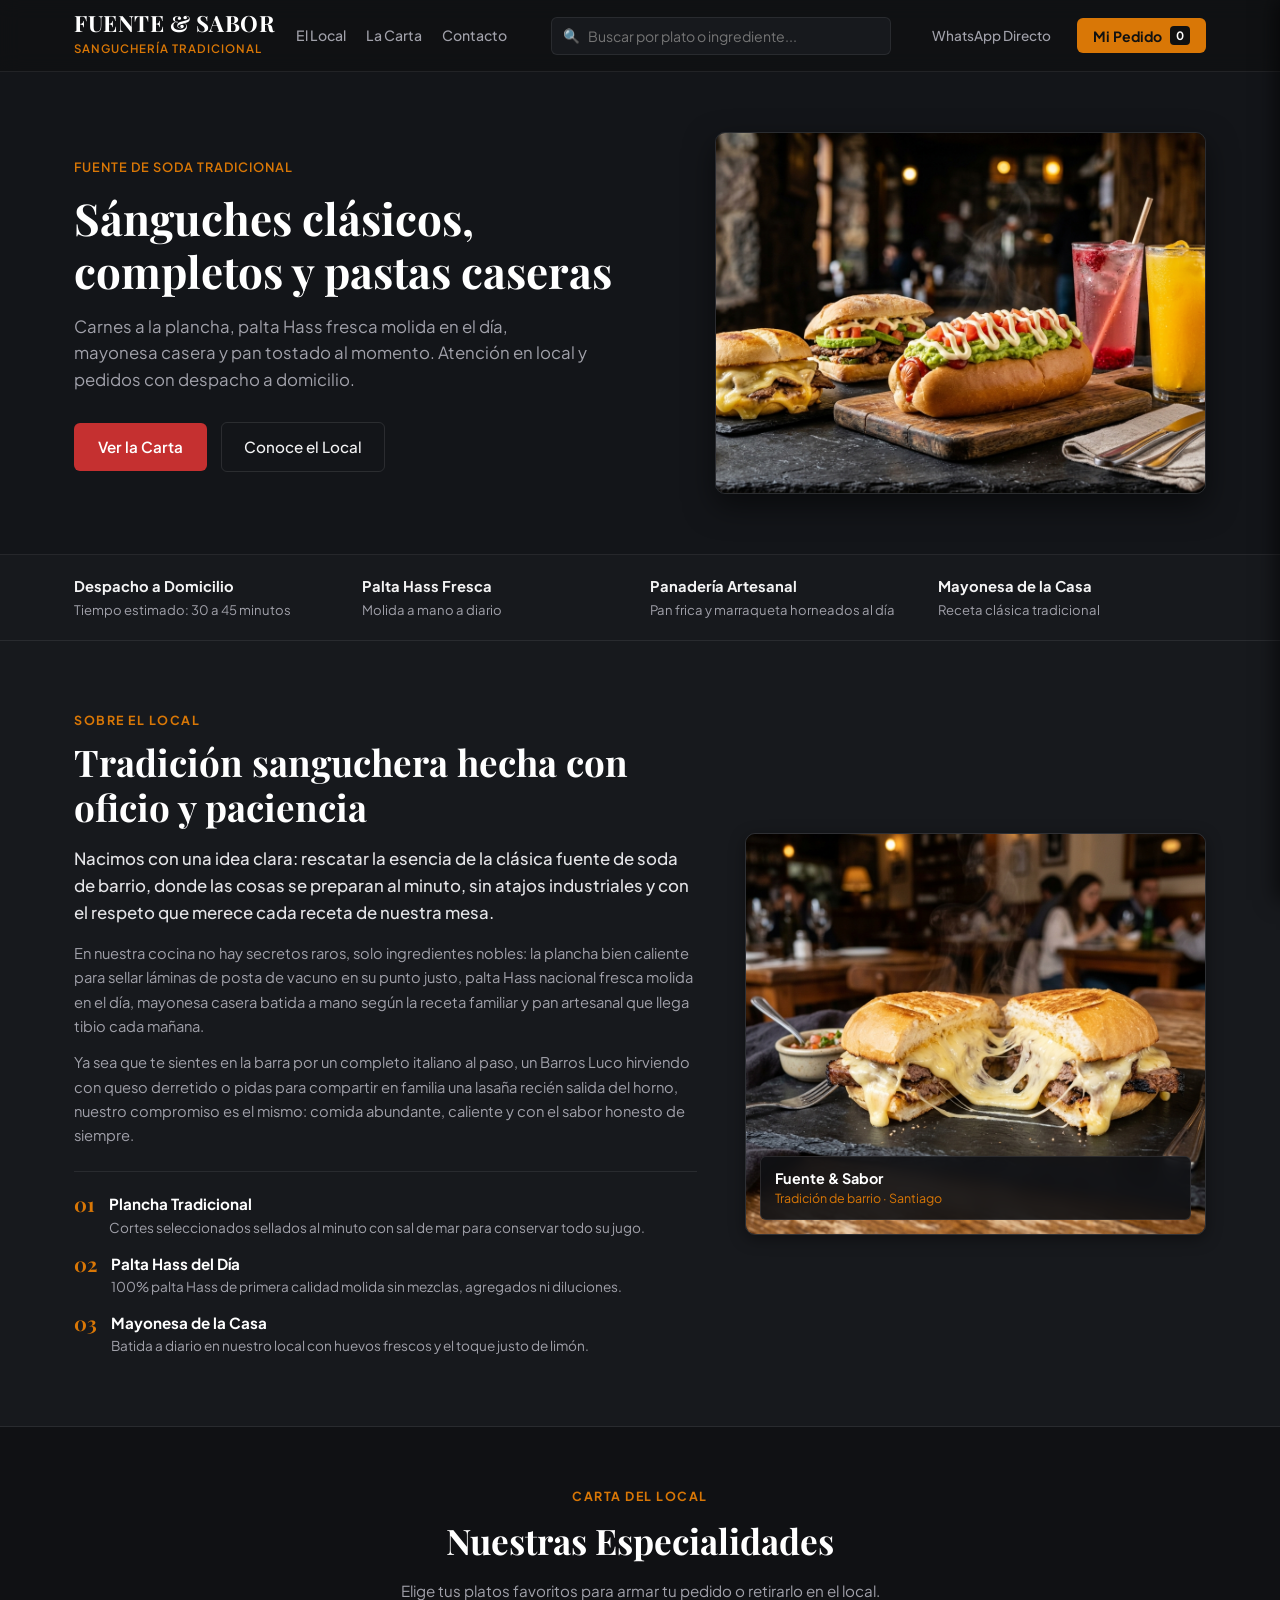
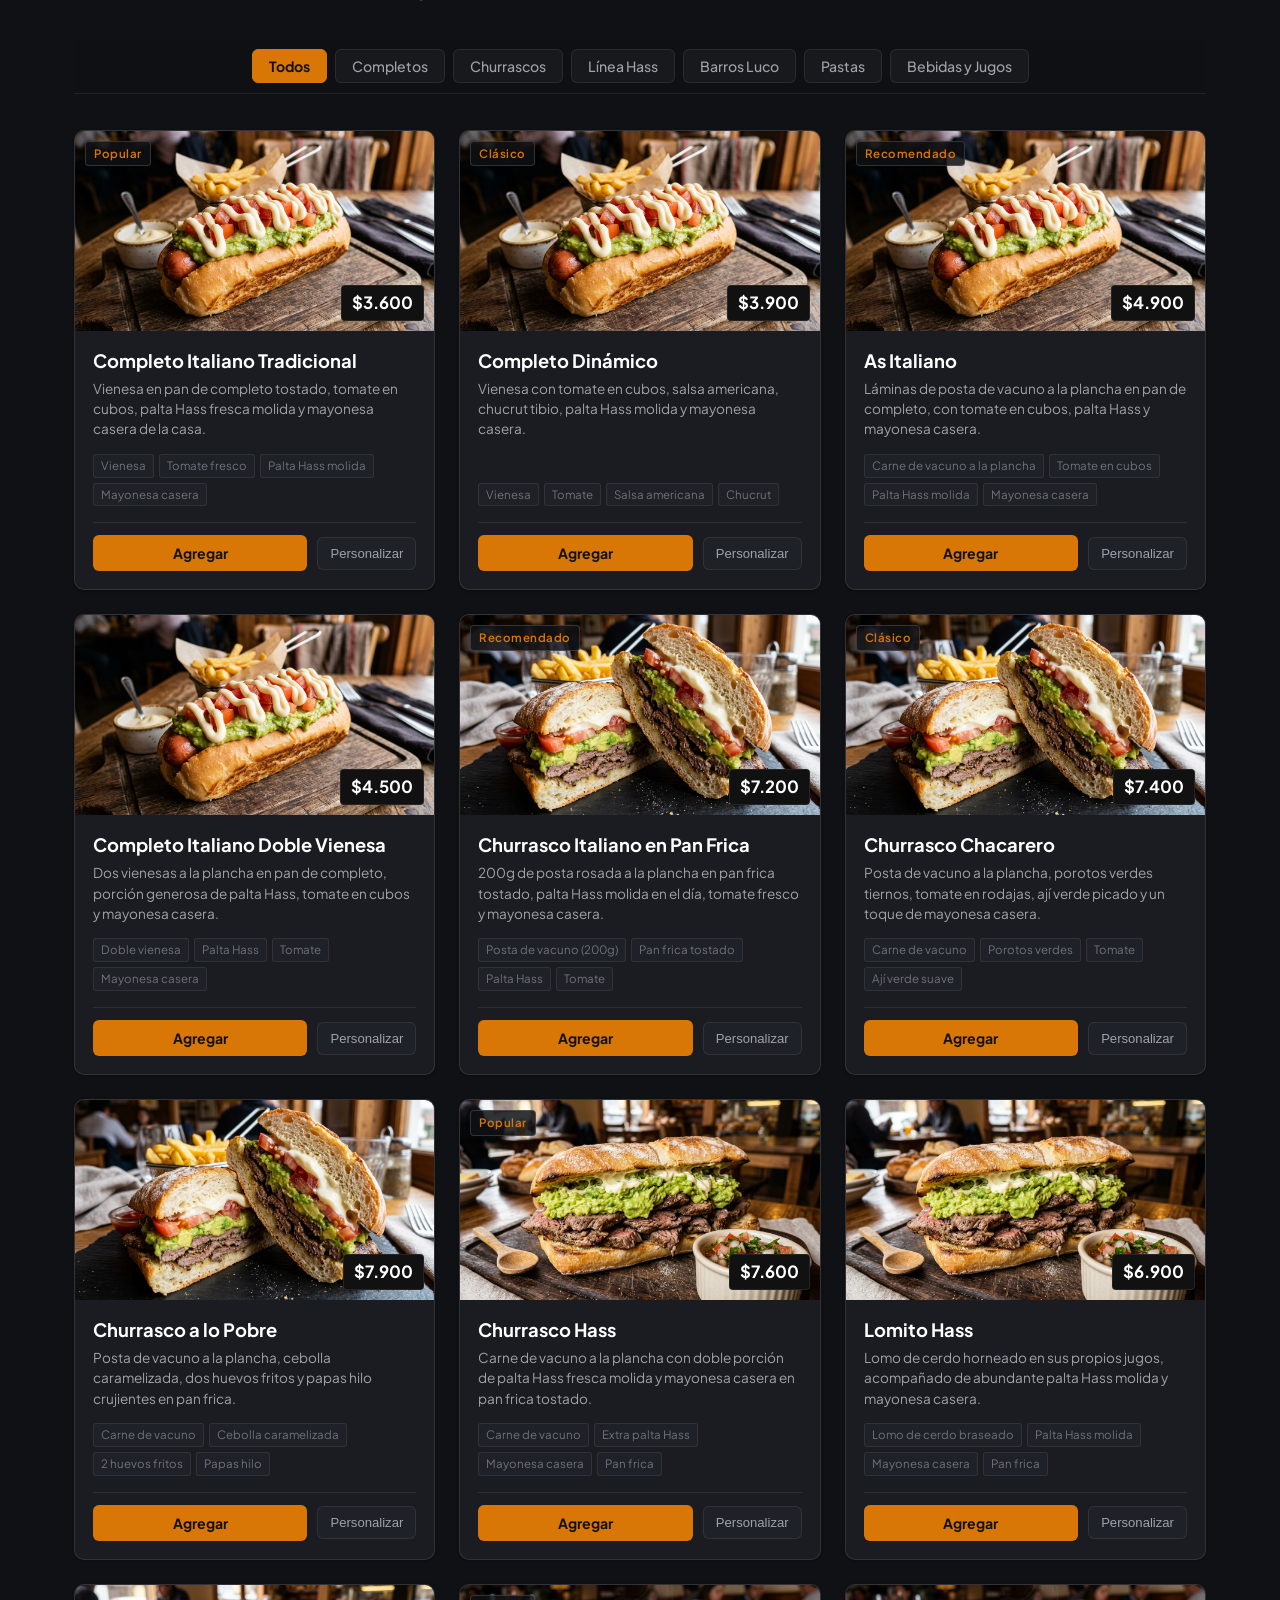
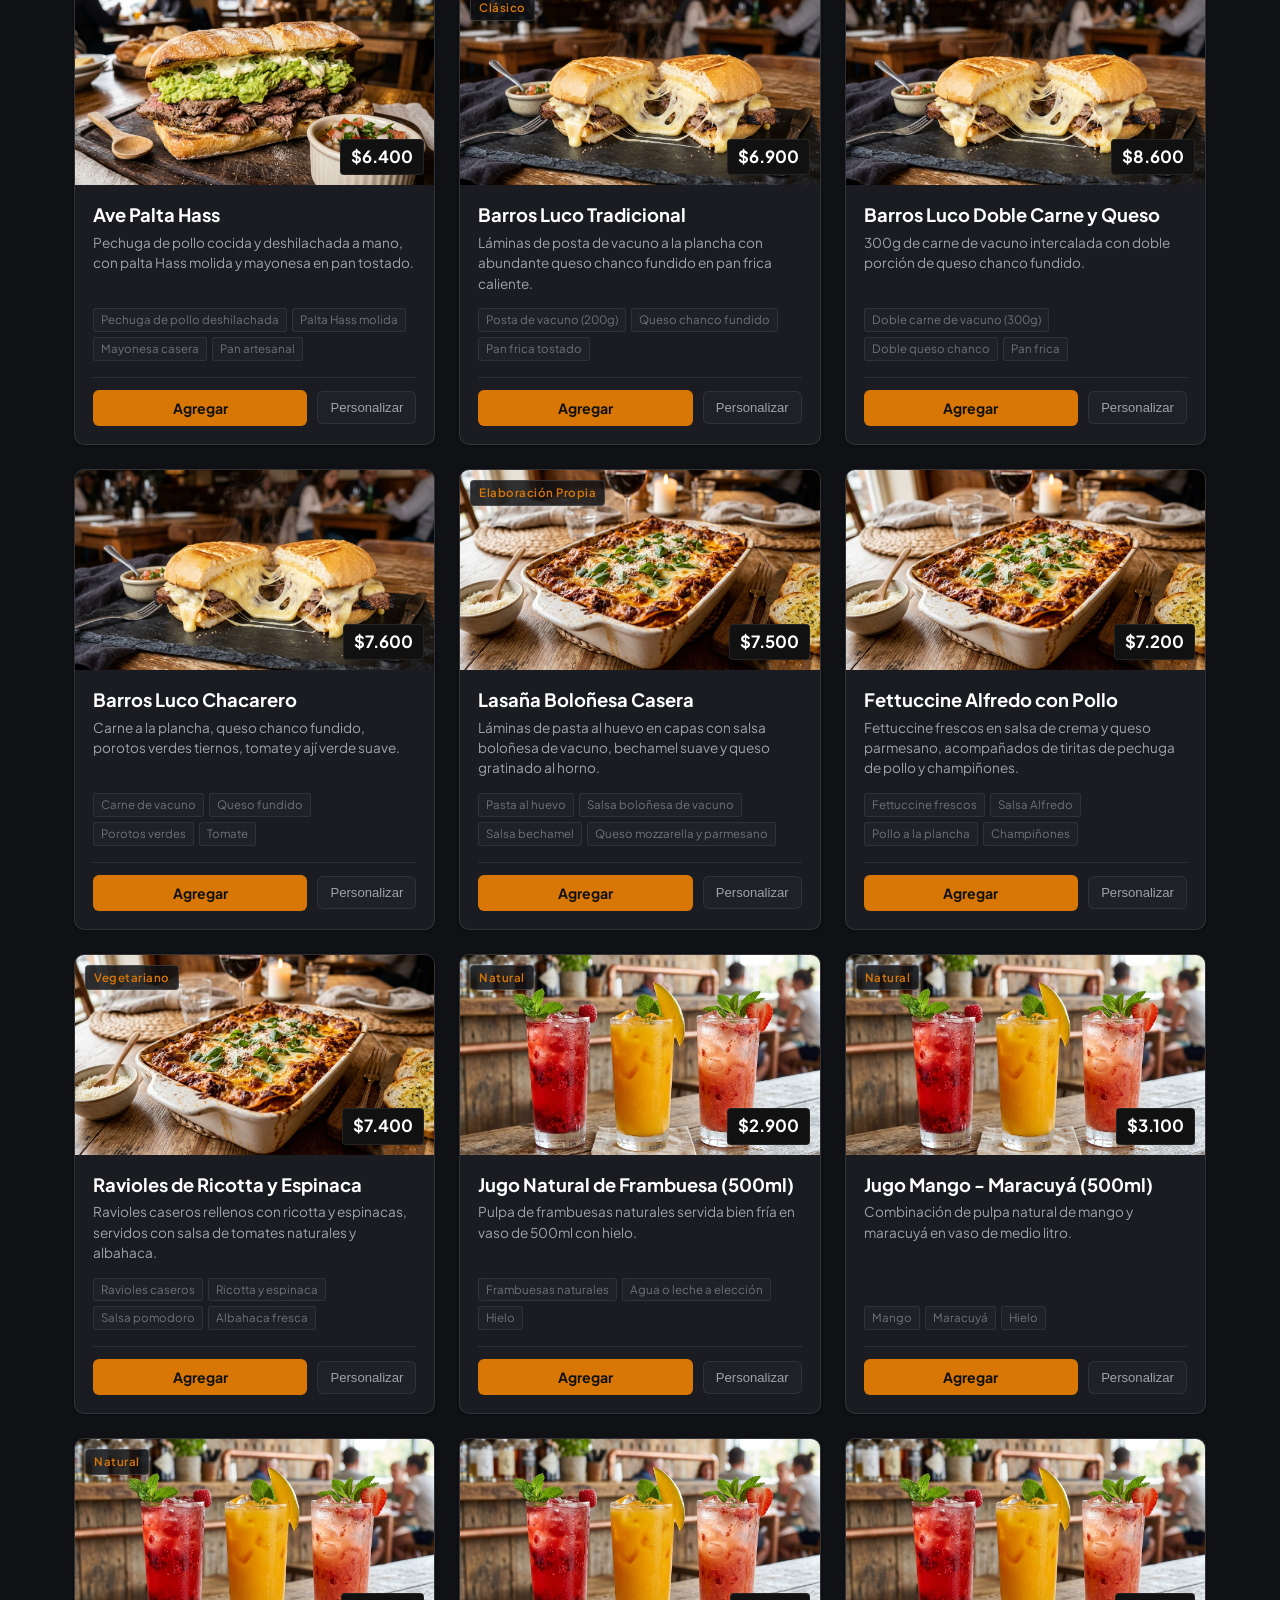
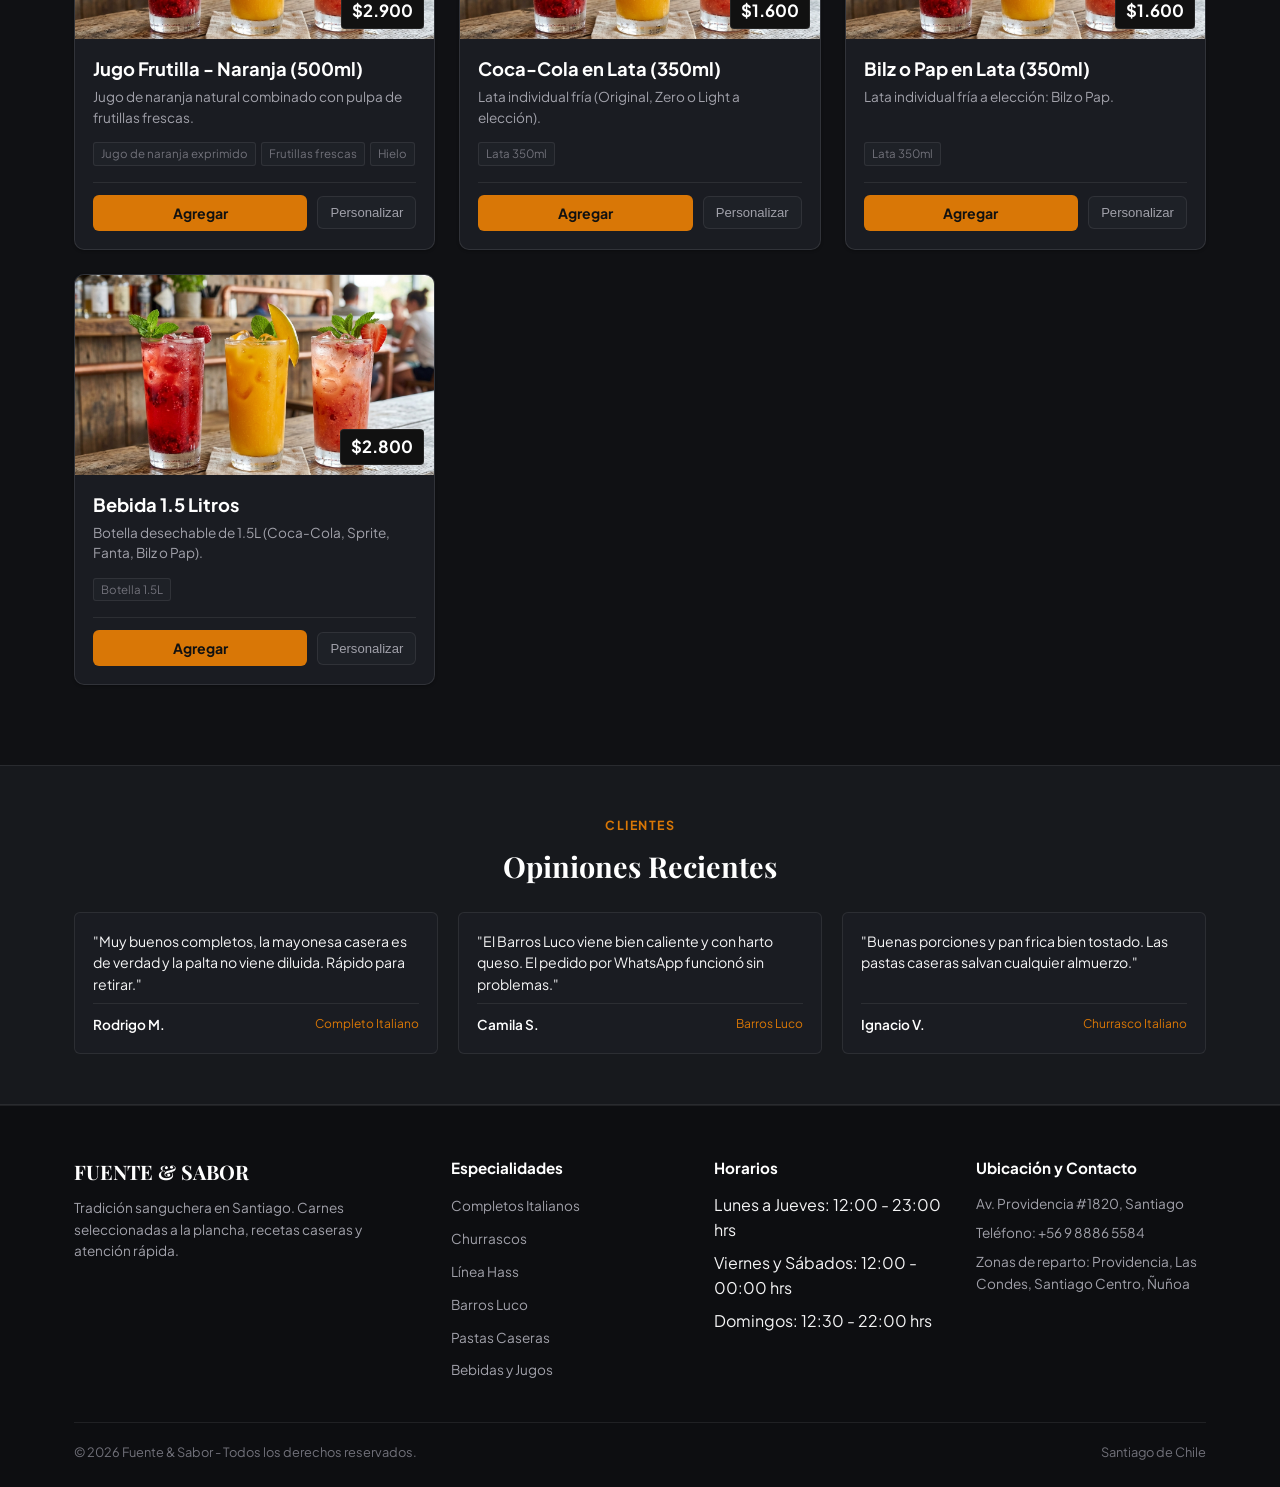
<file: index.html>
<!DOCTYPE html>
<html lang="es">
<head>
  <meta charset="UTF-8">
  <meta name="viewport" content="width=device-width, initial-scale=1.0">
  <title>Fuente & Sabor | Sanguchería Tradicional Chilena</title>
  
  <meta name="description" content="Sánguches tradicionales chilenos, completos italianos, churrascos, barros luco, pastas artesanales y jugos naturales. Pedidos para llevar y despacho a domicilio.">
  <meta name="author" content="Fuente & Sabor">

  <!-- Open Graph -->
  <meta property="og:title" content="Fuente & Sabor - Sanguchería Tradicional">
  <meta property="og:description" content="Completos, churrascos, barros luco, pastas caseras y jugos naturales.">
  <meta property="og:image" content="assets/images/hero_food_banner_1790093904159.jpg">
  <meta property="og:type" content="website">

  <!-- Favicon -->
  <link rel="icon" href="data:image/svg+xml,<svg xmlns='http://www.w3.org/2000/svg' viewBox='0 0 100 100'><text y='.9em' font-size='90'>🥪</text></svg>">

  <!-- Estilos -->
  <link rel="stylesheet" href="css/styles.css">
</head>
<body>

  <!-- ==========================================================================
       CABECERA
       ========================================================================== -->
  <header class="header" id="navbar">
    <div class="container nav-container">
      <a href="#inicio" class="brand-logo" id="brand-logo-link">
        <div class="brand-text">
          <h1>FUENTE & SABOR</h1>
          <span class="brand-tagline">Sanguchería Tradicional</span>
        </div>
      </a>

      <!-- Enlaces de navegación -->
      <nav class="nav-links">
        <a href="#el-local">El Local</a>
        <a href="#menu-principal">La Carta</a>
        <a href="#contacto">Contacto</a>
      </nav>

      <!-- Buscador -->
      <div class="nav-search">
        <span class="search-icon">🔍</span>
        <input type="text" id="search-input" class="search-input" placeholder="Buscar por plato o ingrediente..." autocomplete="off">
      </div>

      <!-- Acciones -->
      <div class="nav-actions">
        <a href="https://wa.me/56988865584" target="_blank" rel="noopener noreferrer" class="btn-contact" id="btn-nav-whatsapp">
          WhatsApp Directo
        </a>

        <button class="cart-button-header" id="btn-open-cart" aria-label="Abrir pedido">
          <span>Mi Pedido</span>
          <span class="cart-count-badge" id="cart-badge">0</span>
        </button>
      </div>
    </div>
  </header>

  <!-- ==========================================================================
       PRESENTACIÓN
       ========================================================================== -->
  <section class="hero" id="inicio">
    <div class="container hero-grid">
      <div class="hero-content">
        <span class="hero-pill">Fuente de Soda Tradicional</span>
        
        <h2 class="hero-title">
          Sánguches clásicos, completos y pastas caseras
        </h2>

        <p class="hero-subtitle">
          Carnes a la plancha, palta Hass fresca molida en el día, mayonesa casera y pan tostado al momento. Atención en local y pedidos con despacho a domicilio.
        </p>

        <div class="hero-actions">
          <a href="#menu-principal" class="btn-primary" id="cta-hero-menu">
            Ver la Carta
          </a>
          <a href="#el-local" class="btn-secondary" id="cta-hero-about">
            Conoce el Local
          </a>
        </div>
      </div>

      <div class="hero-image-wrapper">
        <div class="hero-img-card">
          <img src="assets/images/hero_food_banner_1790093904159.jpg" alt="Mesa servida con completos italianos, churrascos y jugos naturales" loading="eager">
        </div>
      </div>
    </div>
  </section>

  <!-- ==========================================================================
       INFORMACIÓN DE SERVICIO
       ========================================================================== -->
  <section class="benefits-section">
    <div class="container benefits-grid">
      <div class="benefit-item">
        <span class="benefit-title">Despacho a Domicilio</span>
        <span class="benefit-desc">Tiempo estimado: 30 a 45 minutos</span>
      </div>

      <div class="benefit-item">
        <span class="benefit-title">Palta Hass Fresca</span>
        <span class="benefit-desc">Molida a mano a diario</span>
      </div>

      <div class="benefit-item">
        <span class="benefit-title">Panadería Artesanal</span>
        <span class="benefit-desc">Pan frica y marraqueta horneados al día</span>
      </div>

      <div class="benefit-item">
        <span class="benefit-title">Mayonesa de la Casa</span>
        <span class="benefit-desc">Receta clásica tradicional</span>
      </div>
    </div>
  </section>

  <!-- ==========================================================================
       SECCIÓN CONTEXTUAL: SOBRE EL LOCAL
       ========================================================================== -->
  <section class="about-section" id="el-local">
    <div class="container about-grid">
      <div class="about-content">
        <span class="section-pill">Sobre el Local</span>
        <h2 class="about-title">Tradición sanguchera hecha con oficio y paciencia</h2>
        <p class="about-lead">
          Nacimos con una idea clara: rescatar la esencia de la clásica fuente de soda de barrio, donde las cosas se preparan al minuto, sin atajos industriales y con el respeto que merece cada receta de nuestra mesa.
        </p>
        <p class="about-text">
          En nuestra cocina no hay secretos raros, solo ingredientes nobles: la plancha bien caliente para sellar láminas de posta de vacuno en su punto justo, palta Hass nacional fresca molida en el día, mayonesa casera batida a mano según la receta familiar y pan artesanal que llega tibio cada mañana.
        </p>
        <p class="about-text">
          Ya sea que te sientes en la barra por un completo italiano al paso, un Barros Luco hirviendo con queso derretido o pidas para compartir en familia una lasaña recién salida del horno, nuestro compromiso es el mismo: comida abundante, caliente y con el sabor honesto de siempre.
        </p>

        <div class="about-pillars">
          <div class="pillar-item">
            <span class="pillar-num">01</span>
            <div>
              <h4 class="pillar-title">Plancha Tradicional</h4>
              <p class="pillar-desc">Cortes seleccionados sellados al minuto con sal de mar para conservar todo su jugo.</p>
            </div>
          </div>

          <div class="pillar-item">
            <span class="pillar-num">02</span>
            <div>
              <h4 class="pillar-title">Palta Hass del Día</h4>
              <p class="pillar-desc">100% palta Hass de primera calidad molida sin mezclas, agregados ni diluciones.</p>
            </div>
          </div>

          <div class="pillar-item">
            <span class="pillar-num">03</span>
            <div>
              <h4 class="pillar-title">Mayonesa de la Casa</h4>
              <p class="pillar-desc">Batida a diario en nuestro local con huevos frescos y el toque justo de limón.</p>
            </div>
          </div>
        </div>
      </div>

      <div class="about-image-wrapper">
        <div class="about-img-card">
          <img src="assets/images/barros_luco_1790094155524.jpg" alt="Preparación tradicional a la plancha" loading="lazy">
          <div class="about-badge">
            <strong>Fuente & Sabor</strong>
            <span>Tradición de barrio · Santiago</span>
          </div>
        </div>
      </div>
    </div>
  </section>

  <!-- ==========================================================================
       CARTA / MENÚ PRINCIPAL
       ========================================================================== -->
  <main class="menu-section" id="menu-principal">
    <div class="container">
      <div class="section-header">
        <span class="section-pill">Carta del Local</span>
        <h2 class="section-title">Nuestras Especialidades</h2>
        <p class="section-subtitle">
          Elige tus platos favoritos para armar tu pedido o retirarlo en el local.
        </p>
      </div>

      <!-- Filtros de Categorías -->
      <nav class="category-tabs-container" id="category-tabs" aria-label="Categorías de la Carta">
        <!-- Renderizado dinámico con JS -->
      </nav>

      <!-- Grilla de Platos -->
      <div class="menu-grid" id="menu-grid">
        <!-- Renderizado dinámico con JS -->
      </div>
    </div>
  </main>

  <!-- ==========================================================================
       OPINIONES DE CLIENTES
       ========================================================================== -->
  <section class="reviews-section">
    <div class="container">
      <div class="section-header" style="margin-bottom: 24px;">
        <span class="section-pill">Clientes</span>
        <h2 class="section-title" style="font-size: 1.8rem;">Opiniones Recientes</h2>
      </div>

      <div class="reviews-grid" id="reviews-grid">
        <!-- Renderizado dinámico con JS -->
      </div>
    </div>
  </section>

  <!-- ==========================================================================
       PIE DE PÁGINA
       ========================================================================== -->
  <footer class="footer" id="contacto">
    <div class="container">
      <div class="footer-grid">
        <div class="footer-brand">
          <h4>FUENTE & SABOR</h4>
          <p>
            Tradición sanguchera en Santiago. Carnes seleccionadas a la plancha, recetas caseras y atención rápida.
          </p>
        </div>

        <div class="footer-col">
          <h4>Especialidades</h4>
          <ul class="footer-links">
            <li><a href="#menu-principal" onclick="setCategory('completos')">Completos Italianos</a></li>
            <li><a href="#menu-principal" onclick="setCategory('churrascos')">Churrascos</a></li>
            <li><a href="#menu-principal" onclick="setCategory('hass')">Línea Hass</a></li>
            <li><a href="#menu-principal" onclick="setCategory('barros_luco')">Barros Luco</a></li>
            <li><a href="#menu-principal" onclick="setCategory('pastas')">Pastas Caseras</a></li>
            <li><a href="#menu-principal" onclick="setCategory('bebidas_jugos')">Bebidas y Jugos</a></li>
          </ul>
        </div>

        <div class="footer-col">
          <h4>Horarios</h4>
          <ul class="footer-links">
            <li>Lunes a Jueves: 12:00 - 23:00 hrs</li>
            <li>Viernes y Sábados: 12:00 - 00:00 hrs</li>
            <li>Domingos: 12:30 - 22:00 hrs</li>
          </ul>
        </div>

        <div class="footer-col">
          <h4>Ubicación y Contacto</h4>
          <div class="footer-contact-item">
            Av. Providencia #1820, Santiago
          </div>
          <div class="footer-contact-item">
            Teléfono: +56 9 8886 5584
          </div>
          <div class="footer-contact-item">
            Zonas de reparto: Providencia, Las Condes, Santiago Centro, Ñuñoa
          </div>
        </div>
      </div>

      <div class="footer-bottom">
        <div>&copy; 2026 Fuente & Sabor - Todos los derechos reservados.</div>
        <div>Santiago de Chile</div>
      </div>
    </div>
  </footer>

  <!-- ==========================================================================
       DRAWER DEL CARRITO
       ========================================================================== -->
  <div class="cart-backdrop" id="cart-backdrop"></div>
  <aside class="cart-drawer" id="cart-drawer" aria-label="Detalle del pedido">
    <div class="cart-header">
      <h3>Tu Pedido</h3>
      <button class="btn-close-drawer" id="btn-close-cart" aria-label="Cerrar pedido">✕</button>
    </div>

    <div class="cart-items-container" id="cart-items-list">
      <!-- Inyectado con JS -->
    </div>

    <div class="cart-footer">
      <div class="cart-summary-line">
        <span>Subtotal</span>
        <span id="cart-subtotal-val">$0</span>
      </div>
      <div class="cart-summary-line total">
        <span>Total Estimado</span>
        <span id="cart-total-val">$0</span>
      </div>
      <button class="btn-checkout-flow" id="btn-checkout-drawer">
        Continuar con el Pedido
      </button>
    </div>
  </aside>

  <!-- ==========================================================================
       MODAL DE PERSONALIZACIÓN
       ========================================================================== -->
  <div class="modal-backdrop" id="customize-modal" role="dialog" aria-modal="true" aria-labelledby="custom-modal-title">
    <div class="modal-content">
      <div class="modal-header">
        <h3 id="custom-modal-title">Personalizar Plato</h3>
        <button class="btn-close-drawer" onclick="closeModal('customize-modal')" aria-label="Cerrar">✕</button>
      </div>

      <div class="modal-body">
        <div class="modal-product-preview" id="modal-product-preview"></div>
        <div id="modal-bread-section"></div>

        <div>
          <h4 class="custom-section-title">Ingredientes Adicionales:</h4>
          <div class="options-group" id="modal-extras-list"></div>
        </div>

        <div class="form-group">
          <label for="custom-notes" class="form-label">Indicaciones especiales (opcional):</label>
          <textarea id="custom-notes" class="form-textarea" rows="2" placeholder="Ej: Sin sal, bien tostado, mayonesa aparte..."></textarea>
        </div>
      </div>

      <div class="modal-footer">
        <div class="qty-control">
          <button class="qty-btn" onclick="changeModalQty(-1)">-</button>
          <span class="qty-number" id="modal-qty">1</span>
          <button class="qty-btn" onclick="changeModalQty(1)">+</button>
        </div>

        <button class="btn-primary" onclick="confirmCustomAddToCart()">
          Agregar al Pedido
        </button>
      </div>
    </div>
  </div>

  <!-- ==========================================================================
       MODAL DE CHECKOUT
       ========================================================================== -->
  <div class="modal-backdrop" id="checkout-modal" role="dialog" aria-modal="true" aria-labelledby="checkout-modal-title">
    <div class="modal-content">
      <div class="modal-header">
        <h3 id="checkout-modal-title">Datos del Pedido</h3>
        <button class="btn-close-drawer" onclick="closeModal('checkout-modal')" aria-label="Cerrar">✕</button>
      </div>

      <form class="modal-body" onsubmit="submitOrderToWhatsApp(event)">
        <div class="form-group">
          <label class="form-label">Resumen de Productos:</label>
          <div id="checkout-order-summary" style="background: var(--bg-surface-elevated); padding: 10px; border-radius: var(--radius-sm); border: 1px solid var(--border-subtle); max-height: 120px; overflow-y: auto;"></div>
        </div>

        <div class="form-row">
          <div class="form-group">
            <label for="order-name" class="form-label">Nombre *</label>
            <input type="text" id="order-name" class="form-input" required placeholder="Tu nombre">
          </div>
          <div class="form-group">
            <label for="order-phone" class="form-label">Teléfono *</label>
            <input type="tel" id="order-phone" class="form-input" required placeholder="+56 9 ...">
          </div>
        </div>

        <div class="form-group">
          <label class="form-label">Forma de Entrega:</label>
          <div style="display: flex; gap: 12px; margin-top: 4px;">
            <label class="option-checkbox-label" style="flex: 1;">
              <span class="option-name">
                <input type="radio" name="delivery_type" value="delivery" checked onchange="handleDeliveryTypeChange()">
                Despacho a Domicilio
              </span>
            </label>
            <label class="option-checkbox-label" style="flex: 1;">
              <span class="option-name">
                <input type="radio" name="delivery_type" value="pickup" onchange="handleDeliveryTypeChange()">
                Retiro en Local
              </span>
            </label>
          </div>
        </div>

        <div class="form-group" id="checkout-address-group">
          <label for="order-address" class="form-label">Dirección y Comuna *</label>
          <input type="text" id="order-address" class="form-input" placeholder="Calle, número y depto">
        </div>

        <div class="form-group">
          <label for="order-payment" class="form-label">Forma de Pago:</label>
          <select id="order-payment" class="form-select">
            <option value="Transferencia Bancaria">Transferencia Bancaria</option>
            <option value="Tarjeta de Débito / Crédito al repartidor">Tarjeta de Débito / Crédito (POS)</option>
            <option value="Efectivo">Efectivo al recibir</option>
          </select>
        </div>

        <div class="form-group">
          <label for="order-comments" class="form-label">Comentarios o referencias:</label>
          <input type="text" id="order-comments" class="form-input" placeholder="Ej: Timbre 4B, llamar antes de llegar...">
        </div>

        <div style="background: var(--bg-surface-elevated); padding: 12px; border-radius: var(--radius-sm); border: 1px solid var(--border-subtle); display: flex; flex-direction: column; gap: 4px;">
          <div class="cart-summary-line">
            <span>Subtotal:</span>
            <span id="checkout-subtotal-val">$0</span>
          </div>
          <div class="cart-summary-line">
            <span>Envío:</span>
            <span id="checkout-fee-val">$2.000</span>
          </div>
          <div class="cart-summary-line total" style="margin-top: 4px;">
            <span>Total a Pagar:</span>
            <span id="checkout-total-val">$0</span>
          </div>
        </div>

        <button type="submit" class="btn-checkout-flow" style="margin-top: 6px; width: 100%;">
          Enviar Pedido por WhatsApp
        </button>
      </form>
    </div>
  </div>

  <!-- Botón Móvil -->
  <button class="floating-cart-btn" id="floating-cart-btn" aria-label="Ver pedido">
    <span>Ver Pedido</span>
    <span class="cart-count-badge" id="floating-cart-badge">0</span>
  </button>

  <!-- Scripts -->
  <script src="js/menuData.js?v=2"></script>
  <script src="js/app.js?v=2"></script>
</body>
</html>
</file>
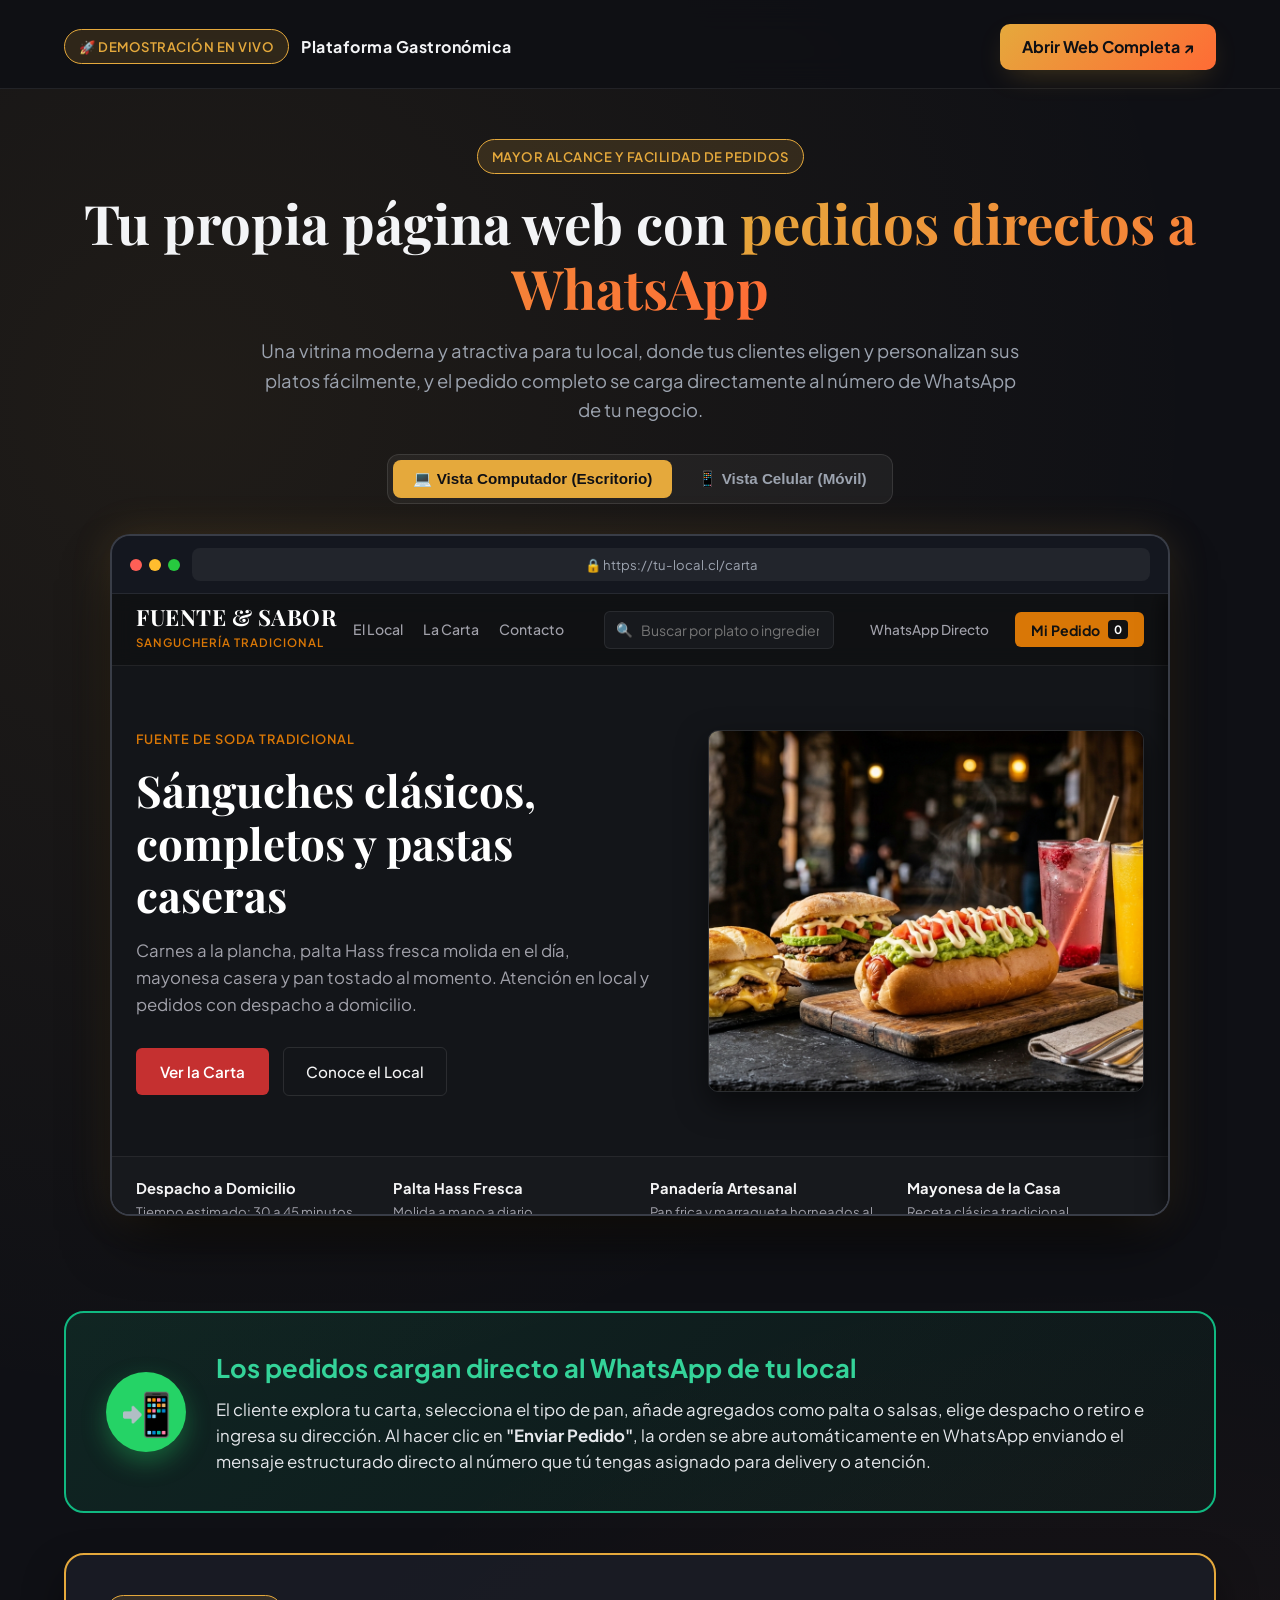
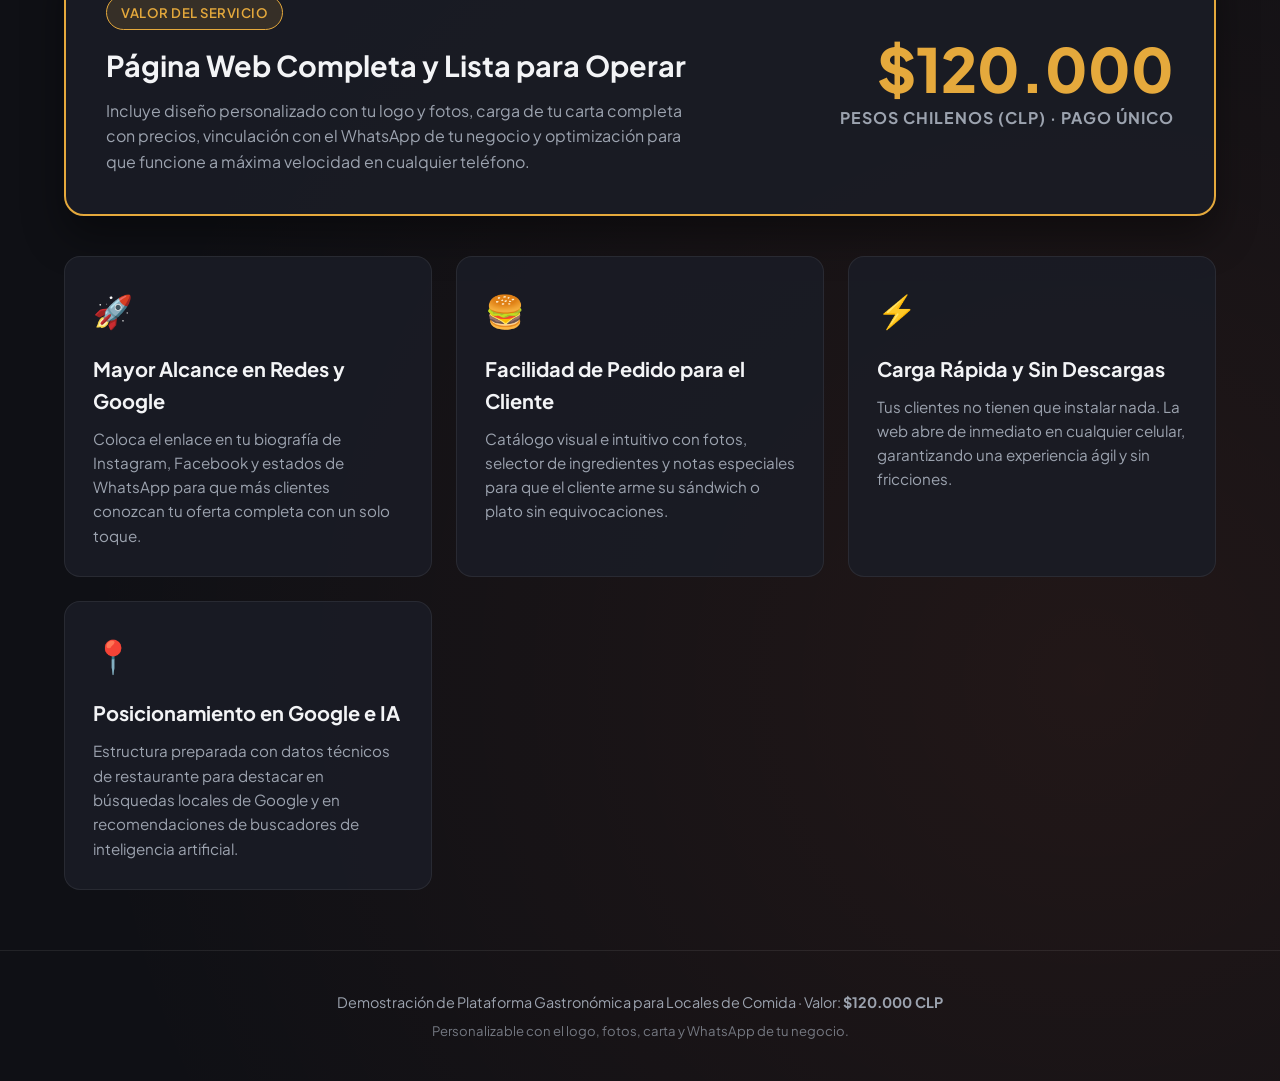
<file: mockup_presentacion.html>
<!DOCTYPE html>
<html lang="es">
<head>
  <meta charset="UTF-8">
  <meta name="viewport" content="width=device-width, initial-scale=1.0">
  <title>Mockup & Demostración | Plataforma Web para Pedidos</title>
  <link rel="preconnect" href="https://fonts.googleapis.com">
  <link rel="preconnect" href="https://fonts.gstatic.com" crossorigin>
  <link href="https://fonts.googleapis.com/css2?family=Plus+Jakarta+Sans:wght@400;500;600;700;800&family=Playfair+Display:ital,wght@0,600;0,700;1,600&display=swap" rel="stylesheet">
  
  <style>
    :root {
      --bg-dark: #0f1015;
      --bg-card: rgba(26, 29, 38, 0.85);
      --bg-card-hover: rgba(35, 40, 52, 0.95);
      --accent-gold: #e5a93c;
      --accent-gradient: linear-gradient(135deg, #e5a93c 0%, #ff6b35 100%);
      --accent-green: #10b981;
      --text-main: #f3f4f6;
      --text-muted: #9ca3af;
      --border-color: rgba(229, 169, 60, 0.2);
      --shadow-glow: 0 10px 30px -10px rgba(229, 169, 60, 0.3);
      --font-body: 'Plus Jakarta Sans', sans-serif;
      --font-serif: 'Playfair Display', serif;
    }

    * {
      box-sizing: border-box;
      margin: 0;
      padding: 0;
    }

    body {
      background-color: var(--bg-dark);
      color: var(--text-main);
      font-family: var(--font-body);
      line-height: 1.6;
      overflow-x: hidden;
      background-image: 
        radial-gradient(circle at 15% 15%, rgba(229, 169, 60, 0.08) 0%, transparent 40%),
        radial-gradient(circle at 85% 85%, rgba(255, 107, 53, 0.08) 0%, transparent 40%);
    }

    .container {
      max-width: 1200px;
      margin: 0 auto;
      padding: 0 24px;
    }

    /* HEADER */
    header {
      padding: 24px 0 18px;
      border-bottom: 1px solid rgba(255, 255, 255, 0.08);
      position: sticky;
      top: 0;
      background: rgba(15, 16, 21, 0.85);
      backdrop-filter: blur(16px);
      z-index: 100;
    }

    .nav-wrapper {
      display: flex;
      justify-content: space-between;
      align-items: center;
    }

    .badge-pill {
      display: inline-flex;
      align-items: center;
      gap: 8px;
      background: rgba(229, 169, 60, 0.15);
      border: 1px solid var(--accent-gold);
      color: var(--accent-gold);
      padding: 6px 14px;
      border-radius: 999px;
      font-size: 0.82rem;
      font-weight: 600;
      letter-spacing: 0.5px;
      text-transform: uppercase;
    }

    .btn-action {
      background: var(--accent-gradient);
      color: #0f1015;
      font-weight: 700;
      padding: 10px 22px;
      border-radius: 10px;
      text-decoration: none;
      box-shadow: var(--shadow-glow);
      transition: all 0.3s ease;
      display: inline-flex;
      align-items: center;
      gap: 8px;
      border: none;
      cursor: pointer;
    }

    .btn-action:hover {
      transform: translateY(-2px);
      box-shadow: 0 14px 34px -8px rgba(229, 169, 60, 0.5);
    }

    /* HERO MOCKUP HEADER */
    .hero-section {
      padding: 50px 0 35px;
      text-align: center;
    }

    .hero-title {
      font-family: var(--font-serif);
      font-size: clamp(2.2rem, 5vw, 3.4rem);
      font-weight: 700;
      line-height: 1.2;
      margin-top: 16px;
      margin-bottom: 16px;
    }

    .hero-title span {
      background: var(--accent-gradient);
      -webkit-background-clip: text;
      -webkit-text-fill-color: transparent;
    }

    .hero-subtitle {
      color: var(--text-muted);
      font-size: 1.15rem;
      max-width: 760px;
      margin: 0 auto 30px;
    }

    /* DEVICE SWITCHER CONTROLS */
    .device-switcher {
      display: inline-flex;
      background: rgba(255, 255, 255, 0.05);
      padding: 5px;
      border-radius: 12px;
      border: 1px solid rgba(255, 255, 255, 0.1);
      margin-bottom: 30px;
      gap: 6px;
    }

    .switch-btn {
      background: transparent;
      border: none;
      color: var(--text-muted);
      padding: 10px 20px;
      border-radius: 8px;
      font-size: 0.95rem;
      font-weight: 600;
      cursor: pointer;
      display: flex;
      align-items: center;
      gap: 8px;
      transition: all 0.25s ease;
    }

    .switch-btn.active {
      background: var(--accent-gold);
      color: #0f1015;
    }

    /* MOCKUP SHOWCASE FRAME */
    .mockup-container {
      position: relative;
      margin: 0 auto;
      transition: max-width 0.4s cubic-bezier(0.16, 1, 0.3, 1);
    }

    .mockup-container.desktop {
      max-width: 1060px;
    }

    .mockup-container.mobile {
      max-width: 410px;
    }

    .device-chrome {
      background: #1e222d;
      border-radius: 20px;
      border: 2px solid rgba(255, 255, 255, 0.12);
      box-shadow: 0 30px 60px -15px rgba(0, 0, 0, 0.8), 0 0 40px rgba(229, 169, 60, 0.15);
      overflow: hidden;
      display: flex;
      flex-direction: column;
    }

    .chrome-bar {
      background: #14171f;
      padding: 12px 18px;
      display: flex;
      align-items: center;
      gap: 12px;
      border-bottom: 1px solid rgba(255, 255, 255, 0.08);
    }

    .chrome-dots {
      display: flex;
      gap: 7px;
    }

    .chrome-dot {
      width: 12px;
      height: 12px;
      border-radius: 50%;
    }

    .dot-red { background: #ff5f56; }
    .dot-yellow { background: #ffbd2e; }
    .dot-green { background: #27c93f; }

    .chrome-url-bar {
      flex: 1;
      background: rgba(255, 255, 255, 0.06);
      border-radius: 8px;
      padding: 6px 14px;
      font-size: 0.82rem;
      color: var(--text-muted);
      text-align: center;
      overflow: hidden;
      white-space: nowrap;
      text-overflow: ellipsis;
    }

    .chrome-screen {
      height: 620px;
      width: 100%;
      background: #111;
      position: relative;
    }

    .chrome-screen iframe {
      width: 100%;
      height: 100%;
      border: none;
    }

    /* WHATSAPP FLOW SPOTLIGHT */
    .whatsapp-spotlight {
      background: linear-gradient(135deg, rgba(16, 185, 129, 0.12) 0%, rgba(5, 150, 105, 0.05) 100%);
      border: 2px solid var(--accent-green);
      border-radius: 20px;
      padding: 35px 40px;
      margin: 60px 0 40px;
      display: flex;
      align-items: center;
      gap: 30px;
    }

    @media (max-width: 820px) {
      .whatsapp-spotlight {
        flex-direction: column;
        text-align: center;
      }
    }

    .wa-icon-large {
      width: 80px;
      height: 80px;
      background: #25d366;
      border-radius: 50%;
      display: flex;
      align-items: center;
      justify-content: center;
      font-size: 42px;
      color: white;
      flex-shrink: 0;
      box-shadow: 0 10px 25px rgba(37, 211, 102, 0.35);
    }

    .wa-info h2 {
      font-size: 1.6rem;
      margin-bottom: 8px;
      color: #34d399;
    }

    .wa-info p {
      color: #e5e7eb;
      font-size: 1.05rem;
      line-height: 1.55;
    }

    /* PRICING CARD SECTION */
    .pricing-showcase {
      background: var(--bg-card);
      border: 2px solid var(--accent-gold);
      border-radius: 20px;
      padding: 40px;
      margin: 40px 0;
      box-shadow: 0 20px 40px rgba(0, 0, 0, 0.4);
      display: flex;
      justify-content: space-between;
      align-items: center;
      gap: 40px;
    }

    @media (max-width: 820px) {
      .pricing-showcase {
        flex-direction: column;
        text-align: center;
      }
    }

    .price-big {
      font-size: clamp(2.8rem, 5vw, 3.8rem);
      font-weight: 800;
      color: var(--accent-gold);
      line-height: 1;
    }

    .price-currency {
      font-size: 1rem;
      color: var(--text-muted);
      text-transform: uppercase;
      letter-spacing: 1px;
      font-weight: 700;
      margin-top: 6px;
    }

    /* VALUE PILLARS */
    .features-grid {
      display: grid;
      grid-template-columns: repeat(auto-fit, minmax(280px, 1fr));
      gap: 24px;
      margin-top: 40px;
    }

    .feature-card {
      background: var(--bg-card);
      border: 1px solid rgba(255, 255, 255, 0.07);
      padding: 28px;
      border-radius: 16px;
      transition: all 0.3s ease;
    }

    .feature-card:hover {
      background: var(--bg-card-hover);
      border-color: var(--accent-gold);
      transform: translateY(-4px);
    }

    .feature-icon {
      font-size: 2rem;
      margin-bottom: 16px;
      display: inline-block;
    }

    .feature-card h3 {
      font-size: 1.25rem;
      margin-bottom: 10px;
    }

    .feature-card p {
      color: var(--text-muted);
      font-size: 0.95rem;
    }

    /* FOOTER */
    footer {
      border-top: 1px solid rgba(255, 255, 255, 0.08);
      padding: 40px 0;
      text-align: center;
      color: var(--text-muted);
      font-size: 0.9rem;
      margin-top: 60px;
    }
  </style>
</head>
<body>

  <!-- HEADER -->
  <header>
    <div class="container nav-wrapper">
      <div style="display: flex; align-items: center; gap: 12px;">
        <span class="badge-pill">🚀 Demostración en Vivo</span>
        <span style="font-weight: 700; letter-spacing: 0.5px;">Plataforma Gastronómica</span>
      </div>
      <div>
        <a href="index.html" target="_blank" class="btn-action">
          Abrir Web Completa ↗
        </a>
      </div>
    </div>
  </header>

  <!-- HERO SECTION -->
  <section class="hero-section">
    <div class="container">
      <div class="badge-pill">Mayor Alcance y Facilidad de Pedidos</div>
      <h1 class="hero-title">
        Tu propia página web con <span>pedidos directos a WhatsApp</span>
      </h1>
      <p class="hero-subtitle">
        Una vitrina moderna y atractiva para tu local, donde tus clientes eligen y personalizan sus platos fácilmente, y el pedido completo se carga directamente al número de WhatsApp de tu negocio.
      </p>

      <!-- SWITCHER DE DISPOSITIVO -->
      <div class="device-switcher">
        <button class="switch-btn active" id="btn-desktop" onclick="switchDevice('desktop')">
          💻 Vista Computador (Escritorio)
        </button>
        <button class="switch-btn" id="btn-mobile" onclick="switchDevice('mobile')">
          📱 Vista Celular (Móvil)
        </button>
      </div>

      <!-- MOCKUP FRAME -->
      <div class="mockup-container desktop" id="mockup-frame">
        <div class="device-chrome">
          <div class="chrome-bar">
            <div class="chrome-dots">
              <div class="chrome-dot dot-red"></div>
              <div class="chrome-dot dot-yellow"></div>
              <div class="chrome-dot dot-green"></div>
            </div>
            <div class="chrome-url-bar">
              🔒 https://tu-local.cl/carta
            </div>
          </div>
          <div class="chrome-screen">
            <iframe src="index.html" title="Previsualización en vivo de la plataforma"></iframe>
          </div>
        </div>
      </div>
    </div>
  </section>

  <!-- WHATSAPP SPOTLIGHT -->
  <section class="container">
    <div class="whatsapp-spotlight">
      <div class="wa-icon-large">📲</div>
      <div class="wa-info">
        <h2>Los pedidos cargan directo al WhatsApp de tu local</h2>
        <p>
          El cliente explora tu carta, selecciona el tipo de pan, añade agregados como palta o salsas, elige despacho o retiro e ingresa su dirección. Al hacer clic en <strong>"Enviar Pedido"</strong>, la orden se abre automáticamente en WhatsApp enviando el mensaje estructurado directo al número que tú tengas asignado para delivery o atención.
        </p>
      </div>
    </div>

    <!-- PRECIO ÚNICO -->
    <div class="pricing-showcase">
      <div>
        <span class="badge-pill" style="margin-bottom: 12px;">Valor del Servicio</span>
        <h2 style="font-size: 1.8rem; margin-bottom: 10px;">Página Web Completa y Lista para Operar</h2>
        <p style="color: var(--text-muted); max-width: 600px;">
          Incluye diseño personalizado con tu logo y fotos, carga de tu carta completa con precios, vinculación con el WhatsApp de tu negocio y optimización para que funcione a máxima velocidad en cualquier teléfono.
        </p>
      </div>
      <div style="text-align: right;">
        <div class="price-big">$120.000</div>
        <div class="price-currency">Pesos Chilenos (CLP) · Pago Único</div>
      </div>
    </div>

    <!-- BENEFICIOS CLAVE -->
    <div class="features-grid">
      <div class="feature-card">
        <div class="feature-icon">🚀</div>
        <h3>Mayor Alcance en Redes y Google</h3>
        <p>Coloca el enlace en tu biografía de Instagram, Facebook y estados de WhatsApp para que más clientes conozcan tu oferta completa con un solo toque.</p>
      </div>

      <div class="feature-card">
        <div class="feature-icon">🍔</div>
        <h3>Facilidad de Pedido para el Cliente</h3>
        <p>Catálogo visual e intuitivo con fotos, selector de ingredientes y notas especiales para que el cliente arme su sándwich o plato sin equivocaciones.</p>
      </div>

      <div class="feature-card">
        <div class="feature-icon">⚡</div>
        <h3>Carga Rápida y Sin Descargas</h3>
        <p>Tus clientes no tienen que instalar nada. La web abre de inmediato en cualquier celular, garantizando una experiencia ágil y sin fricciones.</p>
      </div>

      <div class="feature-card">
        <div class="feature-icon">📍</div>
        <h3>Posicionamiento en Google e IA</h3>
        <p>Estructura preparada con datos técnicos de restaurante para destacar en búsquedas locales de Google y en recomendaciones de buscadores de inteligencia artificial.</p>
      </div>
    </div>
  </section>

  <!-- FOOTER -->
  <footer>
    <div class="container">
      <p>Demostración de Plataforma Gastronómica para Locales de Comida · Valor: <strong>$120.000 CLP</strong></p>
      <p style="margin-top: 6px; font-size: 0.82rem; opacity: 0.7;">Personalizable con el logo, fotos, carta y WhatsApp de tu negocio.</p>
    </div>
  </footer>

  <script>
    function switchDevice(type) {
      const frame = document.getElementById('mockup-frame');
      const btnDesktop = document.getElementById('btn-desktop');
      const btnMobile = document.getElementById('btn-mobile');

      if (type === 'mobile') {
        frame.classList.remove('desktop');
        frame.classList.add('mobile');
        btnMobile.classList.add('active');
        btnDesktop.classList.remove('active');
      } else {
        frame.classList.remove('mobile');
        frame.classList.add('desktop');
        btnDesktop.classList.add('active');
        btnMobile.classList.remove('active');
      }
    }
  </script>
</body>
</html>
</file>
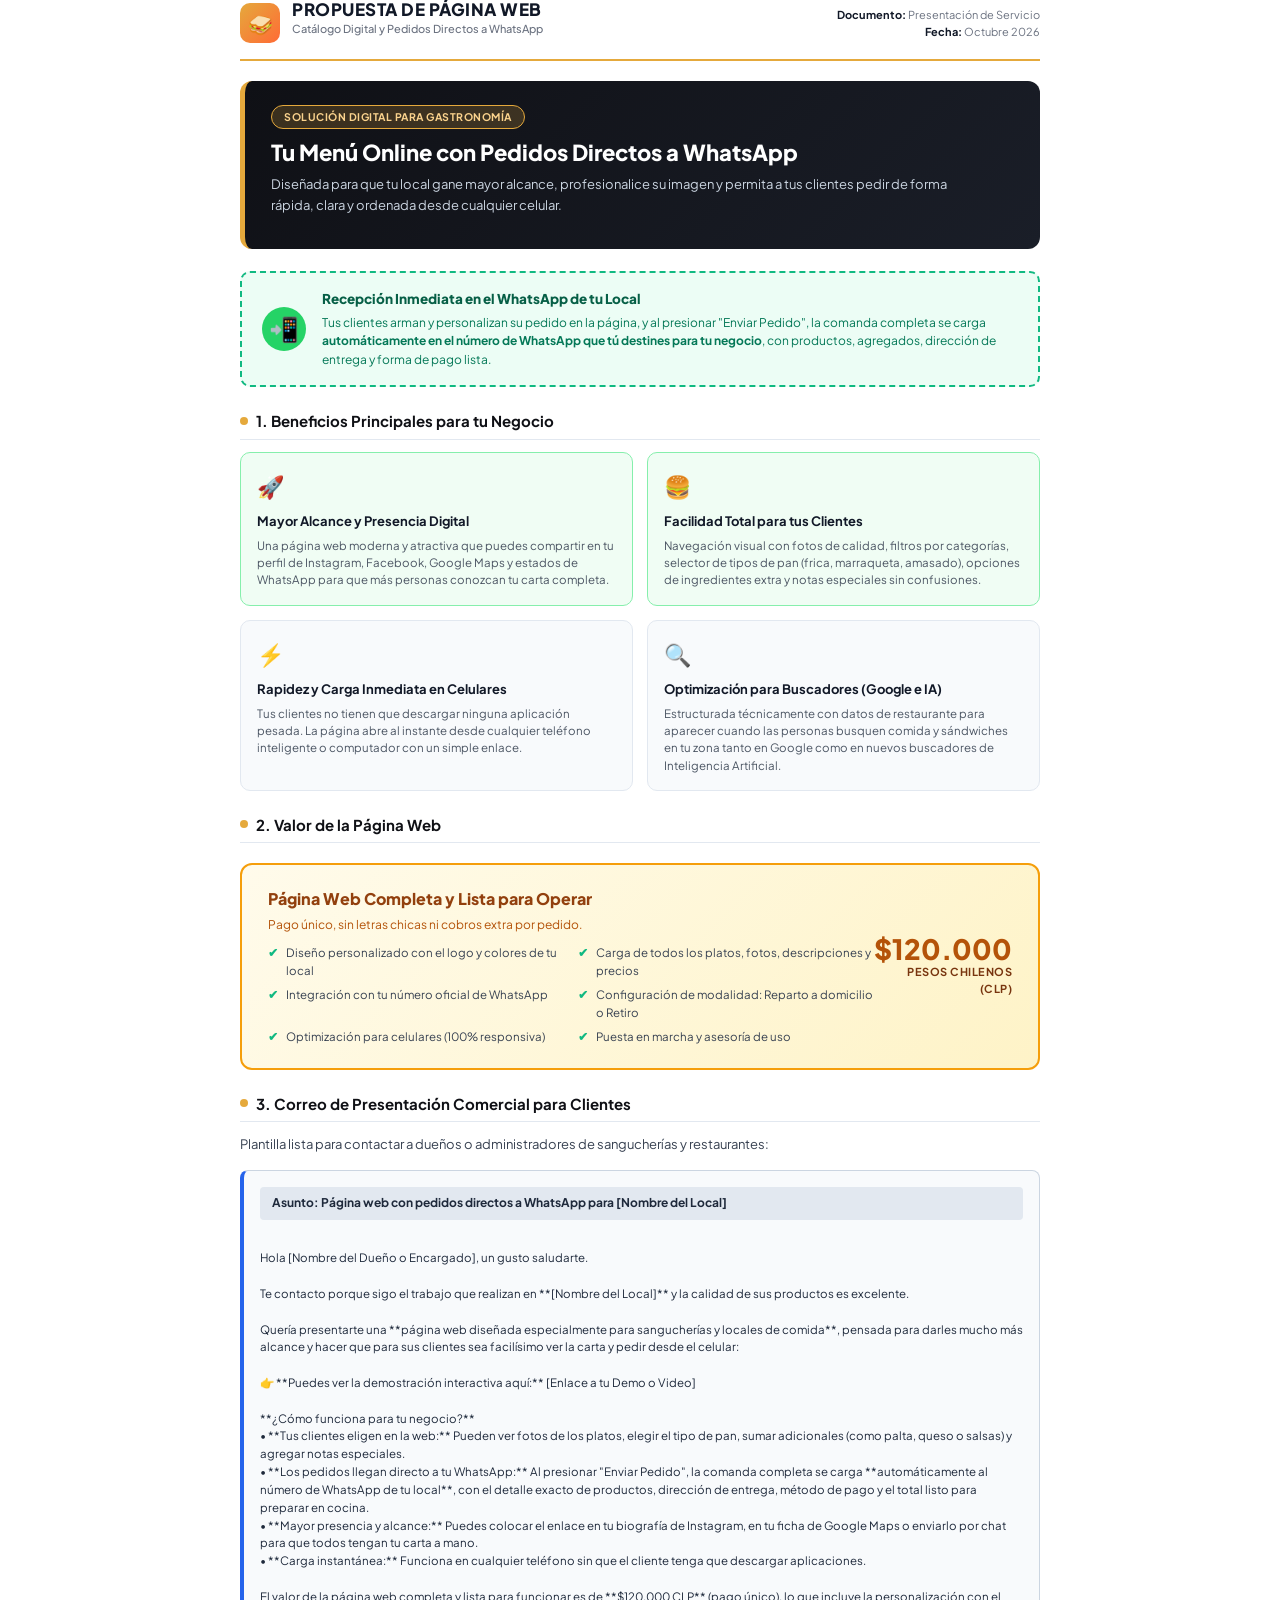
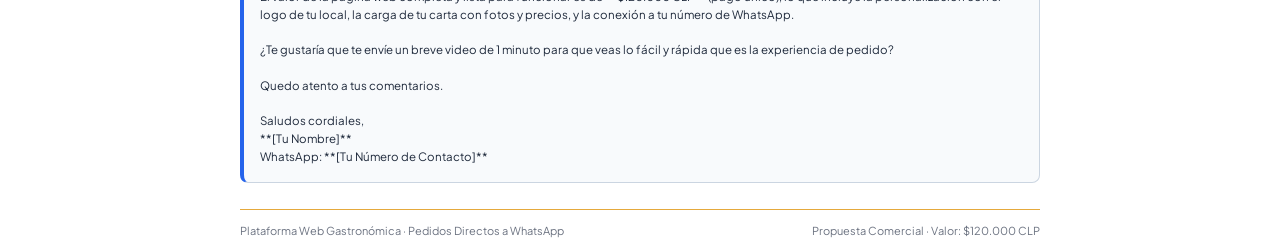
<file: propuesta_documento.html>
<!DOCTYPE html>
<html lang="es">
<head>
  <meta charset="UTF-8">
  <title>Propuesta Comercial - Plataforma Web para Pedidos</title>
  <style>
    @import url('https://fonts.googleapis.com/css2?family=Plus+Jakarta+Sans:wght@400;500;600;700;800&family=Playfair+Display:wght@700&display=swap');

    @page {
      size: A4;
      margin: 16mm 16mm 16mm 16mm;
    }

    * {
      box-sizing: border-box;
      margin: 0;
      padding: 0;
    }

    body {
      font-family: 'Plus Jakarta Sans', -apple-system, BlinkMacSystemFont, "Segoe UI", Roboto, sans-serif;
      color: #1f2937;
      background-color: #ffffff;
      line-height: 1.55;
      font-size: 13px;
      -webkit-print-color-adjust: exact;
      print-color-adjust: exact;
    }

    .page {
      max-width: 800px;
      margin: 0 auto;
    }

    /* HEADER */
    .doc-header {
      display: flex;
      justify-content: space-between;
      align-items: center;
      border-bottom: 2px solid #e5a93c;
      padding-bottom: 12px;
      margin-bottom: 20px;
    }

    .logo-badge {
      display: flex;
      align-items: center;
      gap: 12px;
    }

    .logo-icon {
      width: 40px;
      height: 40px;
      background: linear-gradient(135deg, #e5a93c, #ff6b35);
      border-radius: 10px;
      display: flex;
      align-items: center;
      justify-content: center;
      color: white;
      font-weight: 800;
      font-size: 20px;
    }

    .logo-text h2 {
      font-size: 17px;
      font-weight: 800;
      letter-spacing: 0.5px;
      color: #111827;
      line-height: 1.15;
    }

    .logo-text p {
      font-size: 11px;
      color: #6b7280;
      font-weight: 500;
    }

    .doc-meta {
      text-align: right;
      font-size: 11px;
      color: #6b7280;
    }

    .doc-meta strong {
      color: #111827;
    }

    /* TITLE BANNER */
    .title-banner {
      background: linear-gradient(135deg, #0f1015 0%, #1a1e28 100%);
      color: #ffffff;
      padding: 24px 26px;
      border-radius: 12px;
      margin-bottom: 22px;
      border-left: 5px solid #e5a93c;
    }

    .tag-pill {
      display: inline-block;
      background: rgba(229, 169, 60, 0.2);
      border: 1px solid #e5a93c;
      color: #fbd38d;
      font-size: 10.5px;
      font-weight: 700;
      text-transform: uppercase;
      letter-spacing: 0.5px;
      padding: 3px 12px;
      border-radius: 20px;
      margin-bottom: 10px;
    }

    .title-banner h1 {
      font-size: 22px;
      font-weight: 800;
      line-height: 1.25;
      margin-bottom: 8px;
      color: #ffffff;
    }

    .title-banner p {
      font-size: 13px;
      color: #cbd5e1;
      max-width: 680px;
    }

    /* SECTIONS */
    .section-title {
      font-size: 15px;
      font-weight: 700;
      color: #0f1015;
      margin-top: 22px;
      margin-bottom: 12px;
      display: flex;
      align-items: center;
      gap: 8px;
      border-bottom: 1px solid #e2e8f0;
      padding-bottom: 6px;
    }

    .section-title .bullet {
      width: 8px;
      height: 8px;
      background: #e5a93c;
      border-radius: 50%;
      display: inline-block;
    }

    p {
      margin-bottom: 10px;
      color: #374151;
    }

    /* BENEFIT CARDS */
    .grid-2 {
      display: grid;
      grid-template-columns: 1fr 1fr;
      gap: 14px;
      margin-bottom: 18px;
    }

    .card {
      background: #f8fafc;
      border: 1px solid #e2e8f0;
      border-radius: 10px;
      padding: 16px;
    }

    .card.featured {
      background: #f0fdf4;
      border: 1.5px solid #86efac;
    }

    .card-icon {
      font-size: 22px;
      margin-bottom: 8px;
      display: inline-block;
    }

    .card h4 {
      font-size: 13px;
      font-weight: 700;
      color: #111827;
      margin-bottom: 6px;
    }

    .card p {
      font-size: 11.5px;
      color: #4b5563;
      margin-bottom: 0;
      line-height: 1.5;
    }

    /* WHATSAPP CALLOUT BOX */
    .whatsapp-banner {
      background: #ecfdf5;
      border: 2px dashed #10b981;
      border-radius: 10px;
      padding: 16px 20px;
      margin: 18px 0;
      display: flex;
      align-items: center;
      gap: 16px;
    }

    .whatsapp-badge {
      width: 44px;
      height: 44px;
      background: #25d366;
      border-radius: 50%;
      display: flex;
      align-items: center;
      justify-content: center;
      color: white;
      font-size: 24px;
      flex-shrink: 0;
    }

    .whatsapp-banner h4 {
      font-size: 13.5px;
      font-weight: 800;
      color: #065f46;
      margin-bottom: 4px;
    }

    .whatsapp-banner p {
      font-size: 12px;
      color: #047857;
      margin-bottom: 0;
    }

    /* PRICE BOX */
    .price-box {
      background: linear-gradient(135deg, #fffbeb 0%, #fef3c7 100%);
      border: 2px solid #f59e0b;
      border-radius: 12px;
      padding: 22px 26px;
      margin: 20px 0;
      display: flex;
      justify-content: space-between;
      align-items: center;
    }

    .price-details h3 {
      font-size: 16px;
      font-weight: 800;
      color: #92400e;
      margin-bottom: 4px;
    }

    .price-details p {
      font-size: 12px;
      color: #b45309;
      margin-bottom: 0;
    }

    .price-tag {
      text-align: right;
    }

    .price-value {
      font-size: 28px;
      font-weight: 900;
      color: #b45309;
      line-height: 1;
    }

    .price-sub {
      font-size: 11px;
      font-weight: 700;
      color: #78350f;
      text-transform: uppercase;
      letter-spacing: 0.5px;
    }

    .includes-list {
      margin-top: 10px;
      list-style: none;
      padding: 0;
      display: grid;
      grid-template-columns: 1fr 1fr;
      gap: 6px 14px;
      font-size: 11.5px;
      color: #374151;
    }

    .includes-list li {
      padding-left: 18px;
      position: relative;
    }

    .includes-list li::before {
      content: "✔";
      position: absolute;
      left: 0;
      color: #10b981;
      font-weight: bold;
    }

    /* EMAIL BOX */
    .email-box {
      background: #f8fafc;
      border: 1px solid #cbd5e1;
      border-left: 4px solid #2563eb;
      border-radius: 8px;
      padding: 16px;
      margin: 16px 0;
      font-size: 11.5px;
      color: #1e293b;
    }

    .email-subject {
      background: #e2e8f0;
      padding: 7px 12px;
      border-radius: 4px;
      font-weight: 700;
      margin-bottom: 12px;
      font-size: 12px;
    }

    .email-body {
      white-space: pre-line;
      line-height: 1.55;
    }

    /* FOOTER */
    .doc-footer {
      border-top: 1px solid #e5a93c;
      padding-top: 12px;
      margin-top: 26px;
      display: flex;
      justify-content: space-between;
      align-items: center;
      font-size: 11px;
      color: #6b7280;
    }

    .page-break {
      page-break-before: always;
    }
  </style>
</head>
<body>

  <div class="page">
    <!-- HEADER -->
    <div class="doc-header">
      <div class="logo-badge">
        <div class="logo-icon">🥪</div>
        <div class="logo-text">
          <h2>PROPUESTA DE PÁGINA WEB</h2>
          <p>Catálogo Digital y Pedidos Directos a WhatsApp</p>
        </div>
      </div>
      <div class="doc-meta">
        <div><strong>Documento:</strong> Presentación de Servicio</div>
        <div><strong>Fecha:</strong> Octubre 2026</div>
      </div>
    </div>

    <!-- BANNER -->
    <div class="title-banner">
      <span class="tag-pill">Solución Digital para Gastronomía</span>
      <h1>Tu Menú Online con Pedidos Directos a WhatsApp</h1>
      <p>Diseñada para que tu local gane mayor alcance, profesionalice su imagen y permita a tus clientes pedir de forma rápida, clara y ordenada desde cualquier celular.</p>
    </div>

    <!-- ENFASIS WHATSAPP -->
    <div class="whatsapp-banner">
      <div class="whatsapp-badge">📲</div>
      <div>
        <h4>Recepción Inmediata en el WhatsApp de tu Local</h4>
        <p>Tus clientes arman y personalizan su pedido en la página, y al presionar "Enviar Pedido", la comanda completa se carga <strong>automáticamente en el número de WhatsApp que tú destines para tu negocio</strong>, con productos, agregados, dirección de entrega y forma de pago lista.</p>
      </div>
    </div>

    <!-- BENEFICIOS -->
    <h3 class="section-title"><span class="bullet"></span> 1. Beneficios Principales para tu Negocio</h3>

    <div class="grid-2">
      <div class="card featured">
        <div class="card-icon">🚀</div>
        <h4>Mayor Alcance y Presencia Digital</h4>
        <p>Una página web moderna y atractiva que puedes compartir en tu perfil de Instagram, Facebook, Google Maps y estados de WhatsApp para que más personas conozcan tu carta completa.</p>
      </div>

      <div class="card featured">
        <div class="card-icon">🍔</div>
        <h4>Facilidad Total para tus Clientes</h4>
        <p>Navegación visual con fotos de calidad, filtros por categorías, selector de tipos de pan (frica, marraqueta, amasado), opciones de ingredientes extra y notas especiales sin confusiones.</p>
      </div>

      <div class="card">
        <div class="card-icon">⚡</div>
        <h4>Rapidez y Carga Inmediata en Celulares</h4>
        <p>Tus clientes no tienen que descargar ninguna aplicación pesada. La página abre al instante desde cualquier teléfono inteligente o computador con un simple enlace.</p>
      </div>

      <div class="card">
        <div class="card-icon">🔍</div>
        <h4>Optimización para Buscadores (Google e IA)</h4>
        <p>Estructurada técnicamente con datos de restaurante para aparecer cuando las personas busquen comida y sándwiches en tu zona tanto en Google como en nuevos buscadores de Inteligencia Artificial.</p>
      </div>
    </div>

    <!-- PRECIO CLARO Y ÚNICO -->
    <h3 class="section-title"><span class="bullet"></span> 2. Valor de la Página Web</h3>

    <div class="price-box">
      <div class="price-details">
        <h3>Página Web Completa y Lista para Operar</h3>
        <p>Pago único, sin letras chicas ni cobros extra por pedido.</p>
        <ul class="includes-list">
          <li>Diseño personalizado con el logo y colores de tu local</li>
          <li>Carga de todos los platos, fotos, descripciones y precios</li>
          <li>Integración con tu número oficial de WhatsApp</li>
          <li>Configuración de modalidad: Reparto a domicilio o Retiro</li>
          <li>Optimización para celulares (100% responsiva)</li>
          <li>Puesta en marcha y asesoría de uso</li>
        </ul>
      </div>
      <div class="price-tag">
        <div class="price-value">$120.000</div>
        <div class="price-sub">Pesos Chilenos (CLP)</div>
      </div>
    </div>

    <div class="page-break"></div>

    <!-- CORREO LISTO PARA ENVIAR -->
    <h3 class="section-title"><span class="bullet"></span> 3. Correo de Presentación Comercial para Clientes</h3>
    <p>
      Plantilla lista para contactar a dueños o administradores de sangucherías y restaurantes:
    </p>

    <div class="email-box">
      <div class="email-subject">
        <strong>Asunto:</strong> Página web con pedidos directos a WhatsApp para [Nombre del Local]
      </div>
      <div class="email-body">
Hola [Nombre del Dueño o Encargado], un gusto saludarte.

Te contacto porque sigo el trabajo que realizan en **[Nombre del Local]** y la calidad de sus productos es excelente.

Quería presentarte una **página web diseñada especialmente para sangucherías y locales de comida**, pensada para darles mucho más alcance y hacer que para sus clientes sea facilísimo ver la carta y pedir desde el celular:

👉 **Puedes ver la demostración interactiva aquí:** [Enlace a tu Demo o Video]

**¿Cómo funciona para tu negocio?**
• **Tus clientes eligen en la web:** Pueden ver fotos de los platos, elegir el tipo de pan, sumar adicionales (como palta, queso o salsas) y agregar notas especiales.
• **Los pedidos llegan directo a tu WhatsApp:** Al presionar "Enviar Pedido", la comanda completa se carga **automáticamente al número de WhatsApp de tu local**, con el detalle exacto de productos, dirección de entrega, método de pago y el total listo para preparar en cocina.
• **Mayor presencia y alcance:** Puedes colocar el enlace en tu biografía de Instagram, en tu ficha de Google Maps o enviarlo por chat para que todos tengan tu carta a mano.
• **Carga instantánea:** Funciona en cualquier teléfono sin que el cliente tenga que descargar aplicaciones.

El valor de la página web completa y lista para funcionar es de **$120.000 CLP** (pago único), lo que incluye la personalización con el logo de tu local, la carga de tu carta con fotos y precios, y la conexión a tu número de WhatsApp.

¿Te gustaría que te envíe un breve video de 1 minuto para que veas lo fácil y rápida que es la experiencia de pedido?

Quedo atento a tus comentarios.

Saludos cordiales,
**[Tu Nombre]**
WhatsApp: **[Tu Número de Contacto]**
      </div>
    </div>

    <!-- FOOTER -->
    <div class="doc-footer">
      <div>Plataforma Web Gastronómica · Pedidos Directos a WhatsApp</div>
      <div>Propuesta Comercial · Valor: $120.000 CLP</div>
    </div>
  </div>

</body>
</html>
</file>
<file: css/styles.css>
/* ==========================================================================
   FUENTE & SABOR - Sanguchería Tradicional
   Estilo sobrio, limpio y auténtico
   ========================================================================== */

@import url('https://fonts.googleapis.com/css2?family=Plus+Jakarta+Sans:wght@400;500;600;700;800&family=Playfair+Display:ital,wght@0,600;0,700;1,400&display=swap');

:root {
  /* Paleta Sobria & Gastronómica */
  --bg-body: #101114;
  --bg-surface: #17191d;
  --bg-surface-elevated: #1e2127;
  --bg-surface-card: #1a1c22;
  --bg-overlay: rgba(0, 0, 0, 0.75);

  --accent-primary: #d97706;        /* Ámbar tostado natural */
  --accent-primary-hover: #b45309;
  --accent-red: #c53030;            /* Rojo clásico sanguchero */
  --accent-green: #15803d;          /* Verde palta */

  --text-primary: #f4f4f5;
  --text-secondary: #a1a1aa;
  --text-muted: #71717a;
  --text-price: #f59e0b;

  --border-subtle: rgba(255, 255, 255, 0.08);
  --border-card: rgba(255, 255, 255, 0.1);
  --border-focus: #d97706;

  --shadow-sm: 0 1px 3px rgba(0, 0, 0, 0.3);
  --shadow-md: 0 4px 16px rgba(0, 0, 0, 0.4);
  --shadow-lg: 0 12px 30px rgba(0, 0, 0, 0.5);

  /* Tipografía */
  --font-heading: 'Playfair Display', Georgia, serif;
  --font-body: 'Plus Jakarta Sans', -apple-system, BlinkMacSystemFont, sans-serif;

  /* Layout */
  --max-width: 1180px;
  --radius-sm: 6px;
  --radius-md: 10px;
  --radius-lg: 14px;
  --header-height: 72px;
  --transition: all 0.2s ease-in-out;
}

/* Reset Base */
*, *::before, *::after {
  box-sizing: border-box;
  margin: 0;
  padding: 0;
}

html {
  scroll-behavior: smooth;
}

body {
  font-family: var(--font-body);
  background-color: var(--bg-body);
  color: var(--text-primary);
  line-height: 1.55;
  overflow-x: hidden;
  -webkit-font-smoothing: antialiased;
}

/* Contenedor */
.container {
  max-width: var(--max-width);
  margin: 0 auto;
  padding: 0 24px;
}

/* ==========================================================================
   HEADER / NAVEGACIÓN
   ========================================================================== */
.header {
  position: sticky;
  top: 0;
  z-index: 100;
  height: var(--header-height);
  background: rgba(16, 17, 20, 0.94);
  backdrop-filter: blur(10px);
  border-bottom: 1px solid var(--border-subtle);
  display: flex;
  align-items: center;
  transition: var(--transition);
}

.nav-container {
  display: flex;
  align-items: center;
  justify-content: space-between;
  width: 100%;
}

.brand-logo {
  display: flex;
  flex-direction: column;
  text-decoration: none;
  color: var(--text-primary);
}

.brand-text h1 {
  font-family: var(--font-heading);
  font-size: 1.4rem;
  font-weight: 700;
  letter-spacing: 0.5px;
  color: #fff;
  line-height: 1.1;
}

.brand-tagline {
  font-size: 0.72rem;
  color: var(--accent-primary);
  font-weight: 600;
  letter-spacing: 1px;
  text-transform: uppercase;
}

.nav-search {
  flex: 1;
  max-width: 340px;
  margin: 0 24px;
  position: relative;
}

.nav-links {
  display: flex;
  align-items: center;
  gap: 20px;
  margin: 0 16px;
}

.nav-links a {
  color: var(--text-secondary);
  text-decoration: none;
  font-size: 0.88rem;
  font-weight: 500;
  transition: var(--transition);
}

.nav-links a:hover {
  color: #fff;
}

@media (max-width: 900px) {
  .nav-links {
    display: none;
  }
}

.search-input {
  width: 100%;
  padding: 9px 14px 9px 36px;
  background: var(--bg-surface);
  border: 1px solid var(--border-subtle);
  border-radius: var(--radius-sm);
  color: var(--text-primary);
  font-family: var(--font-body);
  font-size: 0.88rem;
  outline: none;
  transition: var(--transition);
}

.search-input:focus {
  border-color: var(--border-focus);
  background: var(--bg-surface-elevated);
}

.search-icon {
  position: absolute;
  left: 12px;
  top: 50%;
  transform: translateY(-50%);
  color: var(--text-muted);
  font-size: 0.85rem;
  pointer-events: none;
}

.nav-actions {
  display: flex;
  align-items: center;
  gap: 14px;
}

.btn-contact {
  color: var(--text-secondary);
  font-size: 0.85rem;
  font-weight: 500;
  text-decoration: none;
  padding: 8px 12px;
  border-radius: var(--radius-sm);
  transition: var(--transition);
}

.btn-contact:hover {
  color: #fff;
  background: var(--bg-surface-elevated);
}

.cart-button-header {
  background: var(--accent-primary);
  border: none;
  color: #111;
  font-weight: 700;
  font-family: var(--font-body);
  padding: 8px 16px;
  border-radius: var(--radius-sm);
  cursor: pointer;
  display: flex;
  align-items: center;
  gap: 8px;
  font-size: 0.88rem;
  transition: var(--transition);
}

.cart-button-header:hover {
  background: #f59e0b;
}

.cart-count-badge {
  background: #111;
  color: #fff;
  font-size: 0.72rem;
  font-weight: 700;
  padding: 2px 6px;
  border-radius: 4px;
}

/* ==========================================================================
   HERO / PRESENTACIÓN SOBRIA
   ========================================================================== */
.hero {
  padding: 60px 0;
  background: #131519;
  border-bottom: 1px solid var(--border-subtle);
}

.hero-grid {
  display: grid;
  grid-template-columns: 1.1fr 0.9fr;
  align-items: center;
  gap: 40px;
}

.hero-pill {
  display: inline-block;
  font-size: 0.8rem;
  font-weight: 600;
  letter-spacing: 1px;
  text-transform: uppercase;
  color: var(--accent-primary);
  margin-bottom: 14px;
}

.hero-title {
  font-family: var(--font-heading);
  font-size: 2.75rem;
  font-weight: 700;
  line-height: 1.2;
  color: #fff;
  margin-bottom: 16px;
}

.hero-subtitle {
  font-size: 1.05rem;
  color: var(--text-secondary);
  line-height: 1.6;
  margin-bottom: 28px;
  max-width: 520px;
}

.hero-actions {
  display: flex;
  gap: 14px;
  align-items: center;
}

.btn-primary {
  background: var(--accent-red);
  color: #fff;
  border: none;
  font-family: var(--font-body);
  font-weight: 600;
  font-size: 0.95rem;
  padding: 12px 24px;
  border-radius: var(--radius-sm);
  cursor: pointer;
  text-decoration: none;
  display: inline-flex;
  align-items: center;
  gap: 8px;
  transition: var(--transition);
}

.btn-primary:hover {
  background: #b91c1c;
}

.btn-secondary {
  background: transparent;
  color: var(--text-primary);
  border: 1px solid var(--border-card);
  font-family: var(--font-body);
  font-weight: 500;
  font-size: 0.95rem;
  padding: 12px 22px;
  border-radius: var(--radius-sm);
  cursor: pointer;
  text-decoration: none;
  transition: var(--transition);
}

.btn-secondary:hover {
  background: var(--bg-surface-elevated);
  border-color: var(--border-subtle);
}

.hero-image-wrapper {
  position: relative;
}

.hero-img-card {
  position: relative;
  border-radius: var(--radius-md);
  overflow: hidden;
  border: 1px solid var(--border-card);
  box-shadow: var(--shadow-lg);
}

.hero-img-card img {
  width: 100%;
  height: 360px;
  object-fit: cover;
  display: block;
}

/* ==========================================================================
   INFORMACIÓN RÁPIDA / HORARIOS
   ========================================================================== */
.benefits-section {
  padding: 20px 0;
  background: var(--bg-surface);
  border-bottom: 1px solid var(--border-subtle);
}

.benefits-grid {
  display: grid;
  grid-template-columns: repeat(auto-fit, minmax(220px, 1fr));
  gap: 20px;
}

.benefit-item {
  display: flex;
  flex-direction: column;
  gap: 2px;
}

.benefit-title {
  font-weight: 700;
  font-size: 0.92rem;
  color: var(--text-primary);
}

.benefit-desc {
  font-size: 0.82rem;
  color: var(--text-secondary);
}

/* ==========================================================================
   SECCIÓN SOBRE EL LOCAL
   ========================================================================== */
.about-section {
  padding: 70px 0;
  background: var(--bg-surface);
  border-bottom: 1px solid var(--border-subtle);
}

.about-grid {
  display: grid;
  grid-template-columns: 1.15fr 0.85fr;
  align-items: center;
  gap: 48px;
}

.about-title {
  font-family: var(--font-heading);
  font-size: 2.3rem;
  font-weight: 700;
  line-height: 1.25;
  color: #fff;
  margin-bottom: 16px;
}

.about-lead {
  font-size: 1.05rem;
  color: #e4e4e7;
  line-height: 1.6;
  margin-bottom: 14px;
  font-weight: 500;
}

.about-text {
  font-size: 0.92rem;
  color: var(--text-secondary);
  line-height: 1.65;
  margin-bottom: 12px;
}

.about-pillars {
  display: flex;
  flex-direction: column;
  gap: 14px;
  margin-top: 24px;
  padding-top: 20px;
  border-top: 1px solid var(--border-subtle);
}

.pillar-item {
  display: flex;
  gap: 14px;
  align-items: flex-start;
}

.pillar-num {
  font-family: var(--font-heading);
  font-size: 1.25rem;
  font-weight: 700;
  color: var(--accent-primary);
  line-height: 1.2;
  flex-shrink: 0;
}

.pillar-title {
  font-size: 0.95rem;
  font-weight: 700;
  color: #fff;
  margin-bottom: 2px;
}

.pillar-desc {
  font-size: 0.85rem;
  color: var(--text-secondary);
  line-height: 1.45;
}

.about-image-wrapper {
  position: relative;
}

.about-img-card {
  position: relative;
  border-radius: var(--radius-md);
  overflow: hidden;
  border: 1px solid var(--border-card);
  box-shadow: var(--shadow-md);
}

.about-img-card img {
  width: 100%;
  height: 400px;
  object-fit: cover;
  display: block;
}

.about-badge {
  position: absolute;
  bottom: 14px;
  left: 14px;
  right: 14px;
  background: rgba(16, 17, 20, 0.9);
  backdrop-filter: blur(8px);
  border: 1px solid var(--border-card);
  padding: 10px 14px;
  border-radius: var(--radius-sm);
  display: flex;
  flex-direction: column;
}

.about-badge strong {
  font-size: 0.9rem;
  color: #fff;
}

.about-badge span {
  font-size: 0.78rem;
  color: var(--accent-primary);
}

@media (max-width: 900px) {
  .about-grid {
    grid-template-columns: 1fr;
    gap: 32px;
  }

  .about-title {
    font-size: 1.95rem;
  }

  .about-img-card img {
    height: 300px;
  }
}

/* ==========================================================================
   CARTA / MENÚ
   ========================================================================== */
.menu-section {
  padding: 60px 0 80px;
}

.section-header {
  text-align: center;
  max-width: 600px;
  margin: 0 auto 36px;
}

.section-pill {
  font-size: 0.78rem;
  text-transform: uppercase;
  letter-spacing: 1.5px;
  font-weight: 700;
  color: var(--accent-primary);
  display: block;
  margin-bottom: 8px;
}

.section-title {
  font-family: var(--font-heading);
  font-size: 2.2rem;
  font-weight: 700;
  color: #fff;
  margin-bottom: 10px;
}

.section-subtitle {
  color: var(--text-secondary);
  font-size: 0.95rem;
}

/* Tabs de Categorías */
.category-tabs-container {
  display: flex;
  align-items: center;
  justify-content: center;
  flex-wrap: wrap;
  gap: 8px;
  margin-bottom: 36px;
  position: sticky;
  top: var(--header-height);
  z-index: 50;
  background: rgba(16, 17, 20, 0.92);
  backdrop-filter: blur(8px);
  padding: 10px;
  border-bottom: 1px solid var(--border-subtle);
}

.tab-btn {
  background: var(--bg-surface);
  border: 1px solid var(--border-subtle);
  color: var(--text-secondary);
  font-family: var(--font-body);
  font-weight: 500;
  font-size: 0.88rem;
  padding: 7px 16px;
  border-radius: var(--radius-sm);
  cursor: pointer;
  transition: var(--transition);
}

.tab-btn:hover {
  color: #fff;
  border-color: rgba(255, 255, 255, 0.2);
}

.tab-btn.active {
  background: var(--accent-primary);
  color: #111;
  font-weight: 700;
  border-color: var(--accent-primary);
}

/* Grid de Platos */
.menu-grid {
  display: grid;
  grid-template-columns: repeat(auto-fill, minmax(320px, 1fr));
  gap: 24px;
}

/* Tarjeta de Plato */
.menu-card {
  background: var(--bg-surface-card);
  border: 1px solid var(--border-card);
  border-radius: var(--radius-md);
  overflow: hidden;
  display: flex;
  flex-direction: column;
  box-shadow: var(--shadow-sm);
  transition: var(--transition);
}

.menu-card:hover {
  border-color: rgba(255, 255, 255, 0.2);
  box-shadow: var(--shadow-md);
}

.card-img-wrapper {
  position: relative;
  width: 100%;
  height: 200px;
  background: #20232a;
}

.card-img-wrapper img {
  width: 100%;
  height: 100%;
  object-fit: cover;
  display: block;
}

.card-badge {
  position: absolute;
  top: 10px;
  left: 10px;
  background: rgba(16, 17, 20, 0.85);
  border: 1px solid rgba(255, 255, 255, 0.15);
  color: var(--accent-primary);
  font-size: 0.72rem;
  font-weight: 600;
  padding: 3px 8px;
  border-radius: 4px;
  letter-spacing: 0.5px;
}

.card-price-tag {
  position: absolute;
  bottom: 10px;
  right: 10px;
  background: #111;
  color: #fff;
  font-weight: 700;
  font-size: 1.05rem;
  padding: 4px 10px;
  border-radius: 4px;
  border: 1px solid var(--border-subtle);
}

.card-body {
  padding: 18px;
  display: flex;
  flex-direction: column;
  flex: 1;
}

.card-title {
  font-size: 1.15rem;
  font-weight: 700;
  color: #fff;
  margin-bottom: 6px;
  line-height: 1.3;
}

.card-desc {
  font-size: 0.85rem;
  color: var(--text-secondary);
  line-height: 1.5;
  margin-bottom: 14px;
  flex-grow: 1;
}

.card-ingredients {
  display: flex;
  flex-wrap: wrap;
  gap: 5px;
  margin-bottom: 16px;
}

.ingredient-tag {
  font-size: 0.72rem;
  background: var(--bg-surface-elevated);
  border: 1px solid var(--border-subtle);
  color: var(--text-muted);
  padding: 2px 7px;
  border-radius: 3px;
}

.card-footer {
  display: flex;
  align-items: center;
  gap: 10px;
  padding-top: 12px;
  border-top: 1px solid var(--border-subtle);
}

.btn-add-cart {
  flex: 1;
  background: var(--accent-primary);
  color: #111;
  border: none;
  font-family: var(--font-body);
  font-weight: 700;
  font-size: 0.88rem;
  padding: 9px 14px;
  border-radius: var(--radius-sm);
  cursor: pointer;
  display: flex;
  align-items: center;
  justify-content: center;
  gap: 6px;
  transition: var(--transition);
}

.btn-add-cart:hover {
  background: #f59e0b;
}

.btn-customize {
  background: var(--bg-surface-elevated);
  border: 1px solid var(--border-subtle);
  color: var(--text-secondary);
  padding: 8px 12px;
  border-radius: var(--radius-sm);
  font-size: 0.82rem;
  font-weight: 500;
  cursor: pointer;
  transition: var(--transition);
}

.btn-customize:hover {
  color: #fff;
  border-color: rgba(255, 255, 255, 0.25);
}

/* Empty State */
.empty-state {
  grid-column: 1 / -1;
  text-align: center;
  padding: 50px 20px;
  background: var(--bg-surface);
  border-radius: var(--radius-md);
  border: 1px solid var(--border-subtle);
}

.empty-state h3 {
  font-size: 1.2rem;
  margin-bottom: 6px;
  color: #fff;
}

.empty-state p {
  color: var(--text-secondary);
  font-size: 0.9rem;
}

/* ==========================================================================
   OPINIONES SOBRIAS
   ========================================================================== */
.reviews-section {
  padding: 50px 0;
  background: var(--bg-surface);
  border-top: 1px solid var(--border-subtle);
  border-bottom: 1px solid var(--border-subtle);
}

.reviews-grid {
  display: grid;
  grid-template-columns: repeat(auto-fit, minmax(280px, 1fr));
  gap: 20px;
}

.review-card {
  background: var(--bg-surface-card);
  border: 1px solid var(--border-subtle);
  border-radius: var(--radius-sm);
  padding: 18px;
  display: flex;
  flex-direction: column;
  gap: 8px;
}

.review-comment {
  font-size: 0.88rem;
  color: var(--text-primary);
  line-height: 1.5;
  flex: 1;
}

.review-author {
  display: flex;
  align-items: center;
  justify-content: space-between;
  padding-top: 10px;
  border-top: 1px solid var(--border-subtle);
}

.author-name {
  font-weight: 600;
  font-size: 0.85rem;
  color: #fff;
}

.review-dish {
  font-size: 0.75rem;
  color: var(--accent-primary);
}

/* ==========================================================================
   FOOTER SOBRIO
   ========================================================================== */
.footer {
  background: #0d0e11;
  padding: 50px 0 24px;
  border-top: 1px solid var(--border-subtle);
}

.footer-grid {
  display: grid;
  grid-template-columns: 1.5fr 1fr 1fr 1fr;
  gap: 32px;
  margin-bottom: 40px;
}

.footer-brand h4 {
  font-family: var(--font-heading);
  font-size: 1.25rem;
  color: #fff;
  margin-bottom: 10px;
}

.footer-brand p {
  color: var(--text-secondary);
  font-size: 0.85rem;
  line-height: 1.6;
}

.footer-col h4 {
  font-size: 0.95rem;
  font-weight: 700;
  color: #fff;
  margin-bottom: 14px;
}

.footer-links {
  list-style: none;
  display: flex;
  flex-direction: column;
  gap: 8px;
}

.footer-links a {
  color: var(--text-secondary);
  text-decoration: none;
  font-size: 0.85rem;
  transition: var(--transition);
}

.footer-links a:hover {
  color: #fff;
}

.footer-contact-item {
  color: var(--text-secondary);
  font-size: 0.85rem;
  margin-bottom: 8px;
}

.footer-bottom {
  border-top: 1px solid var(--border-subtle);
  padding-top: 20px;
  display: flex;
  align-items: center;
  justify-content: space-between;
  color: var(--text-muted);
  font-size: 0.8rem;
}

/* ==========================================================================
   DRAWER DE PEDIDO (CARRITO)
   ========================================================================== */
.cart-backdrop {
  position: fixed;
  inset: 0;
  background: var(--bg-overlay);
  z-index: 200;
  opacity: 0;
  visibility: hidden;
  transition: var(--transition);
}

.cart-backdrop.open {
  opacity: 1;
  visibility: visible;
}

.cart-drawer {
  position: fixed;
  top: 0;
  right: 0;
  bottom: 0;
  width: 100%;
  max-width: 420px;
  background: var(--bg-surface);
  border-left: 1px solid var(--border-subtle);
  z-index: 210;
  display: flex;
  flex-direction: column;
  transform: translateX(100%);
  transition: transform 0.25s ease-in-out;
  box-shadow: -4px 0 20px rgba(0, 0, 0, 0.6);
}

.cart-drawer.open {
  transform: translateX(0);
}

.cart-header {
  padding: 16px 20px;
  border-bottom: 1px solid var(--border-subtle);
  display: flex;
  align-items: center;
  justify-content: space-between;
  background: var(--bg-surface-elevated);
}

.cart-header h3 {
  font-size: 1.1rem;
  font-weight: 700;
}

.btn-close-drawer {
  background: none;
  border: none;
  color: var(--text-secondary);
  font-size: 1.2rem;
  cursor: pointer;
  padding: 4px;
}

.btn-close-drawer:hover {
  color: #fff;
}

.cart-items-container {
  flex: 1;
  overflow-y: auto;
  padding: 16px 20px;
  display: flex;
  flex-direction: column;
  gap: 12px;
}

.cart-empty {
  display: flex;
  flex-direction: column;
  align-items: center;
  justify-content: center;
  height: 100%;
  text-align: center;
  color: var(--text-muted);
}

.cart-empty h4 {
  color: var(--text-secondary);
  margin-bottom: 4px;
}

.cart-item {
  display: flex;
  gap: 12px;
  background: var(--bg-surface-card);
  border: 1px solid var(--border-subtle);
  border-radius: var(--radius-sm);
  padding: 10px;
}

.cart-item-img {
  width: 60px;
  height: 60px;
  border-radius: 4px;
  object-fit: cover;
  flex-shrink: 0;
}

.cart-item-info {
  flex: 1;
  display: flex;
  flex-direction: column;
  justify-content: space-between;
}

.cart-item-title {
  font-weight: 600;
  font-size: 0.88rem;
  color: #fff;
}

.cart-item-extras {
  font-size: 0.74rem;
  color: var(--accent-primary);
}

.cart-item-price {
  font-weight: 700;
  font-size: 0.88rem;
  color: #fff;
}

.cart-item-controls {
  display: flex;
  align-items: center;
  justify-content: space-between;
  margin-top: 6px;
}

.qty-control {
  display: flex;
  align-items: center;
  background: var(--bg-surface);
  border: 1px solid var(--border-subtle);
  border-radius: 4px;
}

.qty-btn {
  background: none;
  border: none;
  color: var(--text-primary);
  width: 26px;
  height: 26px;
  font-size: 0.85rem;
  font-weight: 700;
  cursor: pointer;
}

.qty-number {
  font-size: 0.82rem;
  font-weight: 600;
  padding: 0 6px;
}

.btn-remove-item {
  background: none;
  border: none;
  color: var(--text-muted);
  cursor: pointer;
  font-size: 0.8rem;
  padding: 4px;
}

.btn-remove-item:hover {
  color: #ef4444;
}

.cart-footer {
  padding: 16px 20px;
  background: var(--bg-surface-elevated);
  border-top: 1px solid var(--border-subtle);
  display: flex;
  flex-direction: column;
  gap: 10px;
}

.cart-summary-line {
  display: flex;
  justify-content: space-between;
  font-size: 0.88rem;
  color: var(--text-secondary);
}

.cart-summary-line.total {
  font-size: 1.15rem;
  font-weight: 700;
  color: #fff;
  padding-top: 8px;
  border-top: 1px solid var(--border-subtle);
}

.cart-summary-line.total span:last-child {
  color: var(--accent-primary);
}

.btn-checkout-flow {
  background: var(--accent-green);
  color: #fff;
  border: none;
  font-family: var(--font-body);
  font-size: 0.95rem;
  font-weight: 700;
  padding: 12px 18px;
  border-radius: var(--radius-sm);
  cursor: pointer;
  text-align: center;
  transition: var(--transition);
}

.btn-checkout-flow:hover {
  background: #16a34a;
}

/* ==========================================================================
   MODALES (Personalización & Checkout)
   ========================================================================== */
.modal-backdrop {
  position: fixed;
  inset: 0;
  background: var(--bg-overlay);
  z-index: 300;
  display: flex;
  align-items: center;
  justify-content: center;
  padding: 20px;
  opacity: 0;
  visibility: hidden;
  transition: var(--transition);
}

.modal-backdrop.open {
  opacity: 1;
  visibility: visible;
}

.modal-content {
  background: var(--bg-surface);
  border: 1px solid var(--border-subtle);
  border-radius: var(--radius-md);
  width: 100%;
  max-width: 500px;
  max-height: 90vh;
  overflow-y: auto;
  box-shadow: var(--shadow-lg);
  display: flex;
  flex-direction: column;
}

.modal-header {
  padding: 16px 20px;
  border-bottom: 1px solid var(--border-subtle);
  display: flex;
  align-items: center;
  justify-content: space-between;
}

.modal-header h3 {
  font-size: 1.15rem;
  font-weight: 700;
}

.modal-body {
  padding: 20px;
  display: flex;
  flex-direction: column;
  gap: 16px;
}

.modal-product-preview {
  display: flex;
  gap: 14px;
  align-items: center;
  background: var(--bg-surface-elevated);
  padding: 12px;
  border-radius: var(--radius-sm);
}

.modal-product-img {
  width: 65px;
  height: 65px;
  border-radius: 4px;
  object-fit: cover;
}

.modal-product-info h4 {
  font-size: 0.98rem;
  font-weight: 700;
}

.modal-product-info p {
  font-size: 0.8rem;
  color: var(--text-secondary);
}

.modal-product-price {
  font-weight: 700;
  font-size: 0.95rem;
  color: var(--accent-primary);
  margin-top: 2px;
}

.custom-section-title {
  font-size: 0.88rem;
  font-weight: 700;
  margin-bottom: 8px;
  color: var(--text-primary);
}

.options-group {
  display: flex;
  flex-direction: column;
  gap: 6px;
}

.option-checkbox-label {
  display: flex;
  align-items: center;
  justify-content: space-between;
  padding: 8px 12px;
  background: var(--bg-surface-elevated);
  border: 1px solid var(--border-subtle);
  border-radius: var(--radius-sm);
  cursor: pointer;
  font-size: 0.85rem;
}

.option-checkbox-label:hover {
  border-color: rgba(255, 255, 255, 0.2);
}

.option-checkbox-label input {
  accent-color: var(--accent-primary);
  margin-right: 8px;
}

.option-name {
  display: flex;
  align-items: center;
}

.option-extra-price {
  font-weight: 600;
  color: var(--accent-primary);
}

.form-group {
  display: flex;
  flex-direction: column;
  gap: 6px;
}

.form-label {
  font-size: 0.82rem;
  font-weight: 600;
  color: var(--text-secondary);
}

.form-input, .form-select, .form-textarea {
  padding: 9px 12px;
  background: var(--bg-surface-elevated);
  border: 1px solid var(--border-subtle);
  border-radius: var(--radius-sm);
  color: var(--text-primary);
  font-family: var(--font-body);
  font-size: 0.88rem;
  outline: none;
}

.form-input:focus, .form-select:focus, .form-textarea:focus {
  border-color: var(--border-focus);
}

.form-row {
  display: grid;
  grid-template-columns: 1fr 1fr;
  gap: 12px;
}

.modal-footer {
  padding: 14px 20px;
  background: var(--bg-surface-elevated);
  border-top: 1px solid var(--border-subtle);
  display: flex;
  align-items: center;
  justify-content: space-between;
}

/* Notificación sutil */
.toast-container {
  position: fixed;
  bottom: 24px;
  left: 50%;
  transform: translateX(-50%);
  z-index: 500;
  pointer-events: none;
}

.toast {
  background: #181a1f;
  border: 1px solid var(--border-card);
  color: #fff;
  padding: 10px 18px;
  border-radius: var(--radius-sm);
  font-weight: 600;
  font-size: 0.88rem;
  box-shadow: var(--shadow-md);
}

/* Botón flotante móvil */
.floating-cart-btn {
  display: none;
  position: fixed;
  bottom: 20px;
  right: 20px;
  z-index: 99;
  background: var(--accent-primary);
  color: #111;
  font-weight: 700;
  padding: 12px 18px;
  border-radius: var(--radius-sm);
  border: none;
  cursor: pointer;
  box-shadow: var(--shadow-md);
  align-items: center;
  gap: 8px;
}

/* ==========================================================================
   RESPONSIVE
   ========================================================================== */
@media (max-width: 900px) {
  .hero-grid {
    grid-template-columns: 1fr;
    text-align: left;
    gap: 28px;
  }

  .hero-title {
    font-size: 2.2rem;
  }

  .footer-grid {
    grid-template-columns: 1fr 1fr;
  }
}

@media (max-width: 650px) {
  .header {
    height: auto;
    padding: 12px 0;
  }

  .nav-container {
    flex-wrap: wrap;
    gap: 10px;
  }

  .nav-search {
    order: 3;
    max-width: 100%;
    margin: 4px 0 0;
    width: 100%;
  }

  .btn-contact {
    display: none;
  }

  .floating-cart-btn {
    display: flex;
  }

  .hero-title {
    font-size: 1.85rem;
  }

  .category-tabs-container {
    justify-content: flex-start;
    overflow-x: auto;
    flex-wrap: nowrap;
    padding-bottom: 8px;
  }

  .tab-btn {
    white-space: nowrap;
  }

  .menu-grid {
    grid-template-columns: 1fr;
  }

  .form-row {
    grid-template-columns: 1fr;
  }

  .footer-grid {
    grid-template-columns: 1fr;
  }
}
</file>
